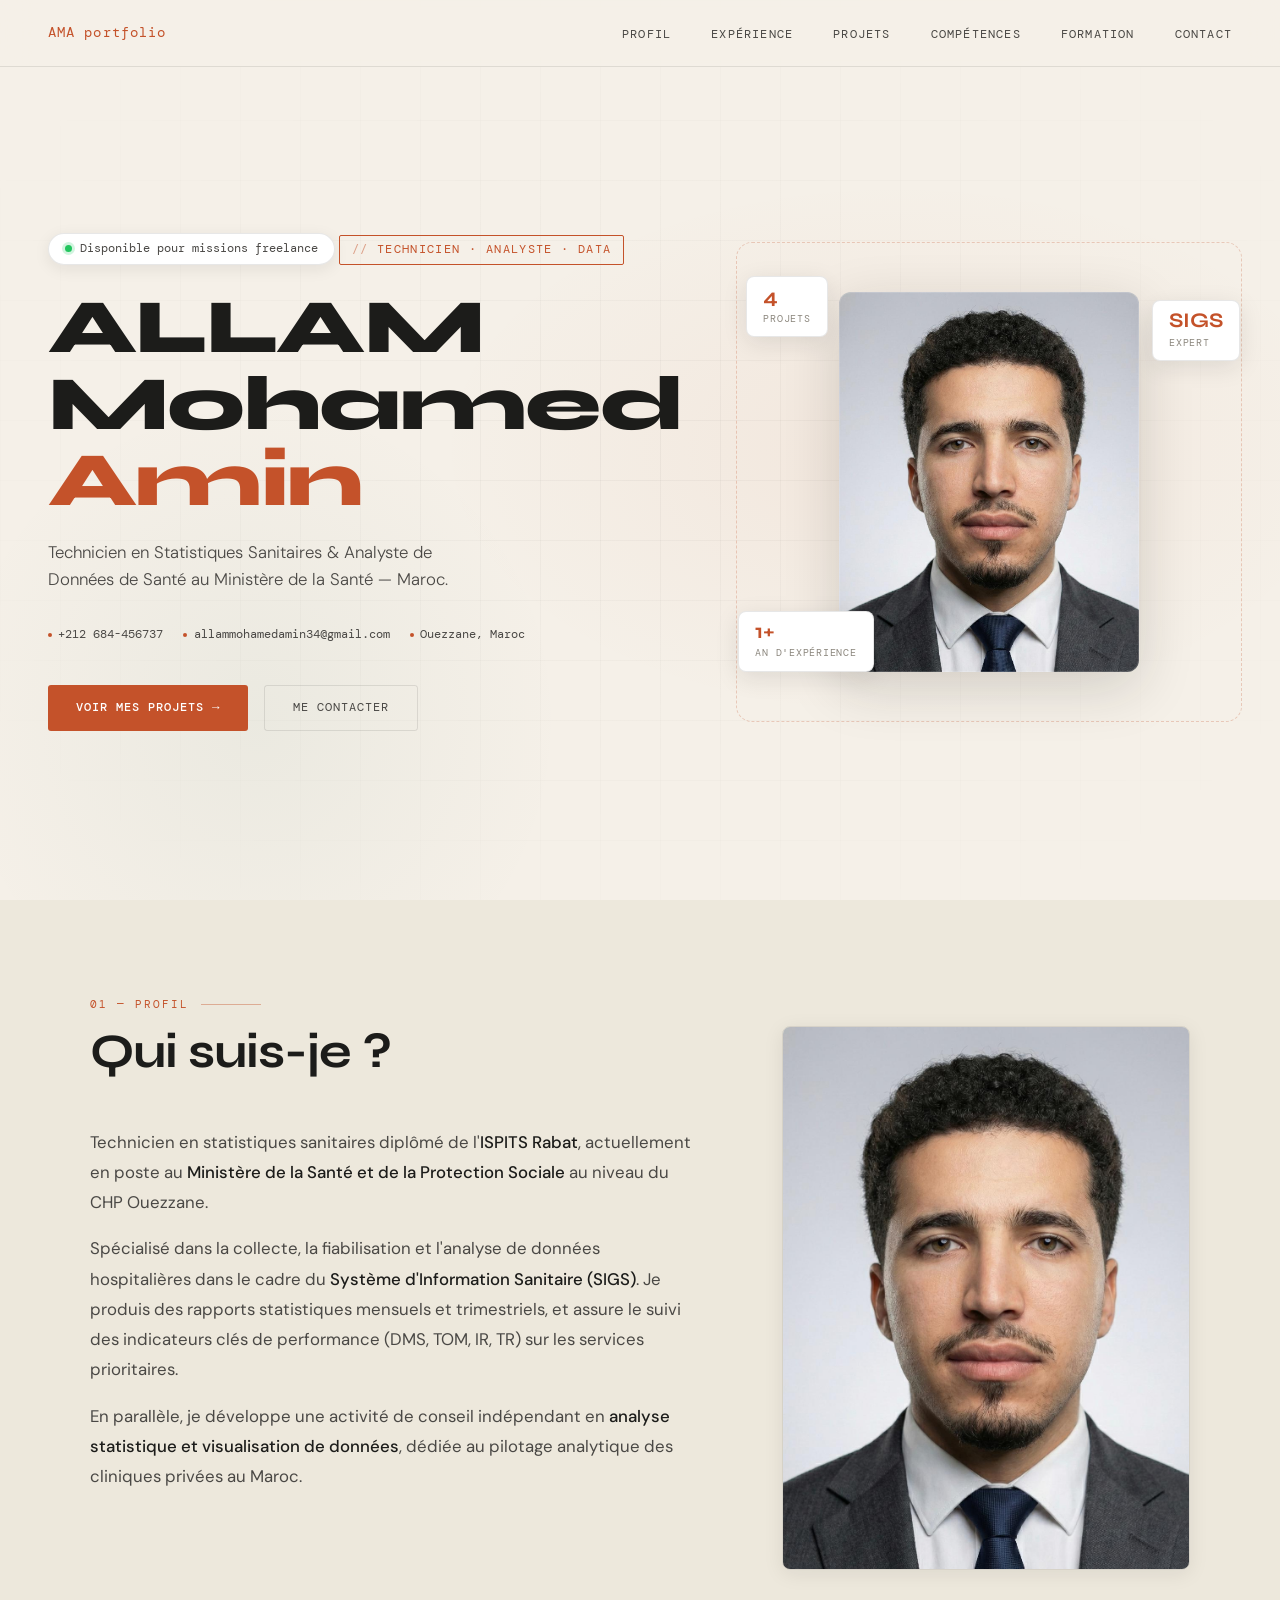
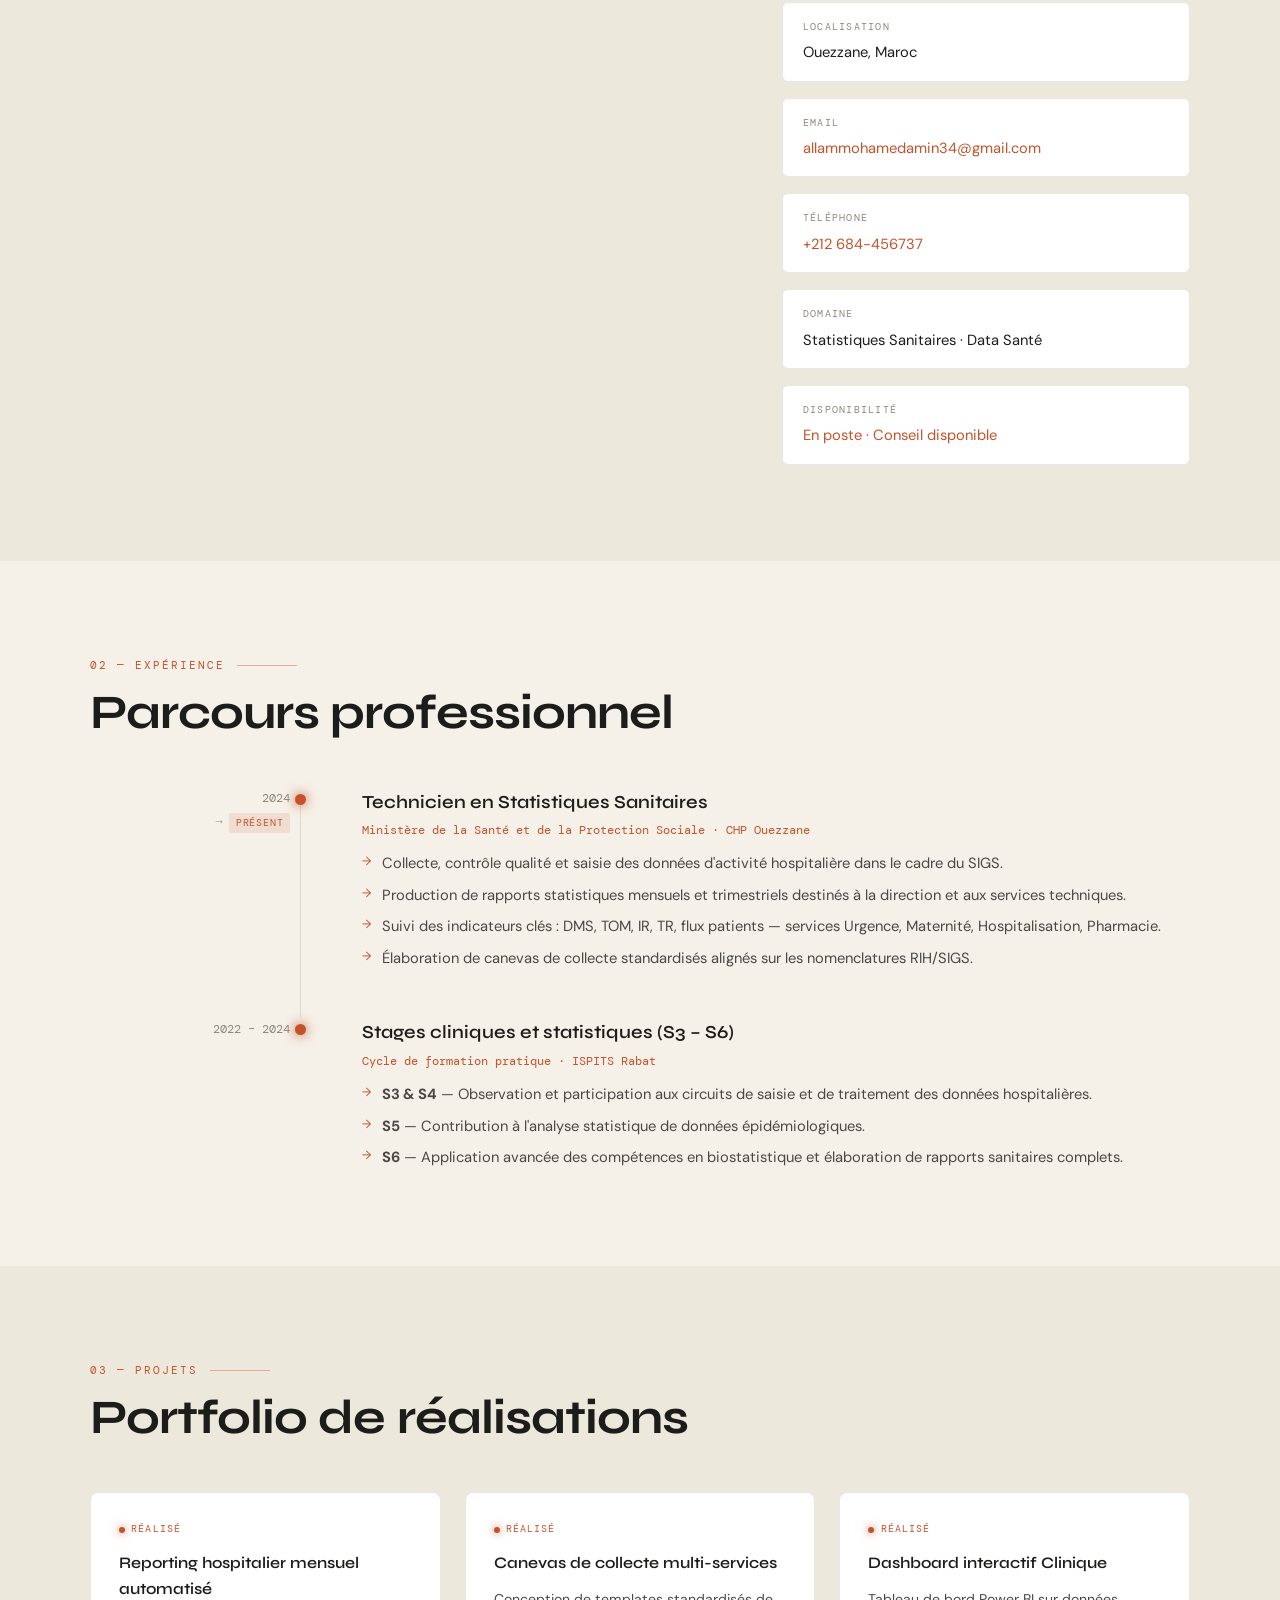
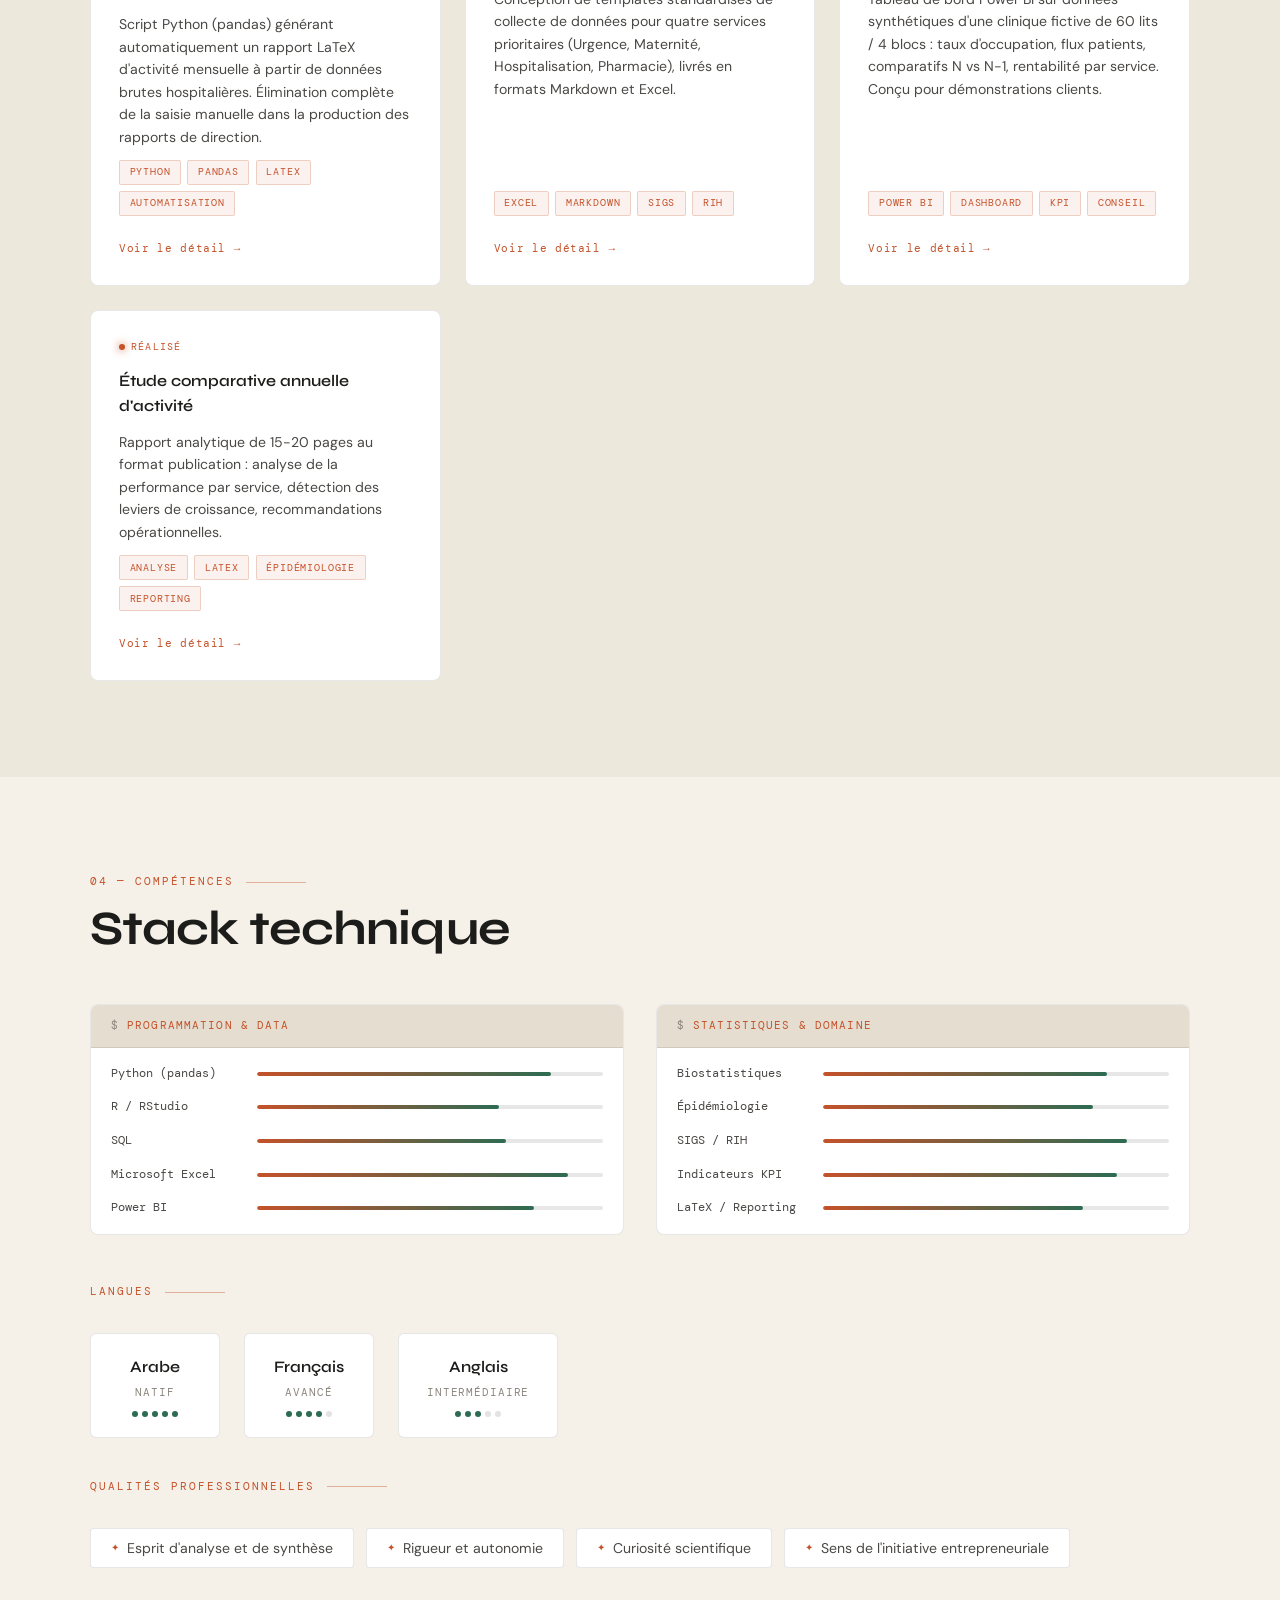
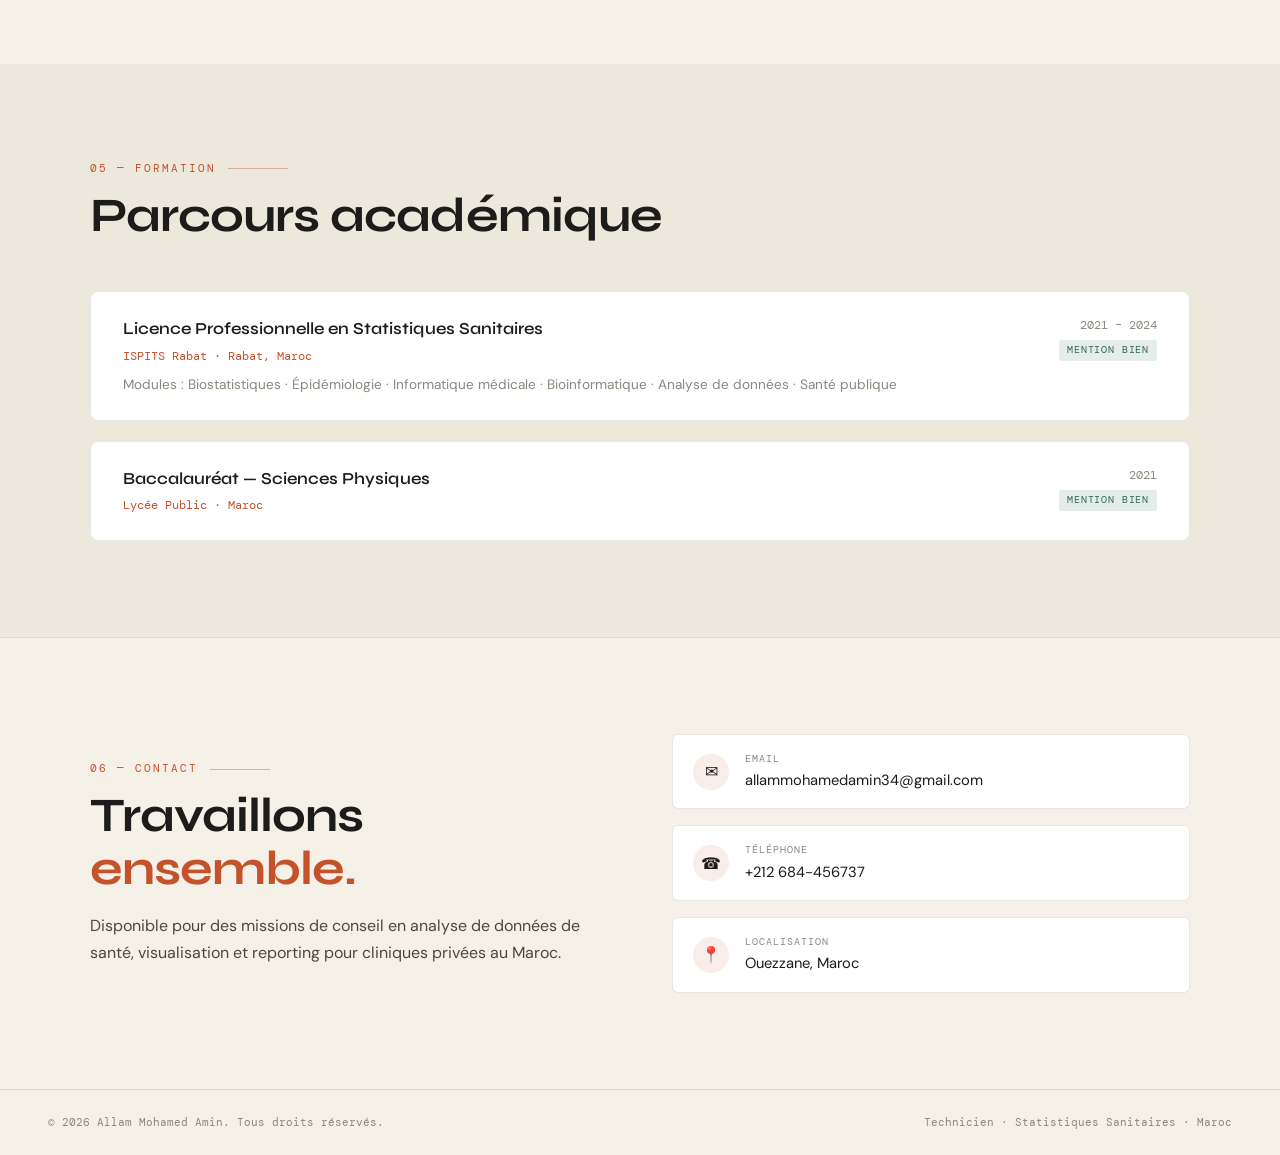
<file: index.html>
<!DOCTYPE html>
<html lang="fr">
<head>
<meta charset="UTF-8">
<meta name="viewport" content="width=device-width, initial-scale=1.0">
<title>Allam Mohamed Amin — Data Health Analyst</title>
<template id="__bundler_thumbnail" data-bg-color="#F5F0E8">
  <svg viewBox="0 0 1200 800" xmlns="http://www.w3.org/2000/svg">
    <rect width="1200" height="800" fill="#F5F0E8"/>
    <!-- Nav -->
    <rect width="1200" height="56" fill="#EDE8DC"/>
    <rect x="40" y="20" width="140" height="14" rx="2" fill="#C4522A" opacity="0.8"/>
    <!-- Hero left -->
    <rect x="60" y="110" width="100" height="10" rx="2" fill="#C4522A" opacity="0.6"/>
    <rect x="60" y="132" width="440" height="48" rx="3" fill="#1C1C1A" opacity="0.85"/>
    <rect x="60" y="192" width="320" height="28" rx="3" fill="#1C1C1A" opacity="0.6"/>
    <rect x="60" y="234" width="380" height="14" rx="2" fill="#4A4845" opacity="0.4"/>
    <rect x="60" y="262" width="200" height="14" rx="2" fill="#4A4845" opacity="0.3"/>
    <!-- CTA buttons -->
    <rect x="60" y="298" width="160" height="38" rx="3" fill="#C4522A"/>
    <rect x="232" y="298" width="140" height="38" rx="3" fill="none" stroke="#C4522A" stroke-width="2"/>
    <!-- Hero right: dashboard card -->
    <rect x="660" y="90" width="480" height="300" rx="8" fill="#fff" opacity="0.9"/>
    <rect x="660" y="90" width="480" height="36" rx="8" fill="#1C2B2A"/>
    <rect x="660" y="126" width="240" height="128" fill="#F5F0E8"/>
    <rect x="900" y="126" width="240" height="128" fill="#F5F0E8"/>
    <rect x="660" y="254" width="240" height="136" fill="#F5F0E8"/>
    <rect x="900" y="254" width="240" height="136" fill="#F5F0E8"/>
    <!-- Accent bars -->
    <rect x="680" y="290" width="140" height="6" rx="3" fill="#C4522A" opacity="0.6"/>
    <rect x="920" y="290" width="100" height="6" rx="3" fill="#2D6B52" opacity="0.6"/>
    <!-- Section dividers -->
    <rect x="0" y="440" width="1200" height="160" fill="#EDE8DC"/>
    <rect x="60" y="465" width="80" height="8" rx="2" fill="#C4522A" opacity="0.5"/>
    <rect x="60" y="484" width="260" height="22" rx="2" fill="#1C1C1A" opacity="0.6"/>
    <rect x="60" y="520" width="420" height="10" rx="2" fill="#4A4845" opacity="0.3"/>
    <rect x="60" y="540" width="380" height="10" rx="2" fill="#4A4845" opacity="0.25"/>
    <!-- Project cards row -->
    <rect x="0" y="600" width="1200" height="200" fill="#F5F0E8"/>
    <rect x="40" y="625" width="260" height="140" rx="6" fill="#fff" stroke="#C4522A" stroke-width="2"/>
    <rect x="320" y="625" width="260" height="140" rx="6" fill="#fff"/>
    <rect x="600" y="625" width="260" height="140" rx="6" fill="#fff"/>
    <rect x="880" y="625" width="260" height="140" rx="6" fill="#fff"/>
  </svg>
</template>
<link rel="preconnect" href="https://fonts.googleapis.com">
<link href="https://fonts.googleapis.com/css2?family=Syne:wght@400;500;600;700;800&family=DM+Mono:ital,wght@0,300;0,400;0,500;1,300&family=DM+Sans:ital,opsz,wght@0,9..40,300;0,9..40,400;0,9..40,500;1,9..40,300&display=swap" rel="stylesheet">
<style>
  :root {
    --bg:       #F5F0E8;
    --bg2:      #EDE8DC;
    --bg3:      #E4DDD0;
    --fg:       #1C1C1A;
    --fg2:      #4A4845;
    --fg3:      #8C877E;
    --accent:   #C4522A;
    --accent2:  #2D6B52;
    --border:   rgba(28,28,26,0.10);
    --card:     rgba(28,28,26,0.04);
    --mono: 'DM Mono', monospace;
    --sans: 'DM Sans', sans-serif;
    --display: 'Syne', sans-serif;
  }

  *, *::before, *::after { box-sizing: border-box; margin: 0; padding: 0; }

  html { scroll-behavior: smooth; }

  body {
    background: var(--bg);
    color: var(--fg);
    font-family: var(--sans);
    font-size: 16px;
    line-height: 1.6;
    overflow-x: hidden;
  }

  /* ── NAV ── */
  nav {
    position: fixed; top: 0; left: 0; right: 0; z-index: 100;
    display: flex; align-items: center; justify-content: space-between;
    padding: 1.25rem 3rem;
    background: rgba(245,240,232,0.92);
    backdrop-filter: blur(16px);
    border-bottom: 1px solid var(--border);
    transition: padding 0.3s;
  }
  nav.scrolled { padding: 0.85rem 3rem; }
  .nav-logo {
    font-family: var(--mono);
    font-size: 0.85rem;
    color: var(--accent);
    letter-spacing: 0.08em;
    text-decoration: none;
  }
  .nav-links {
    display: flex; gap: 2.5rem; list-style: none;
  }
  .nav-links a {
    font-family: var(--mono);
    font-size: 0.75rem;
    letter-spacing: 0.1em;
    text-transform: uppercase;
    color: var(--fg2);
    text-decoration: none;
    transition: color 0.2s;
    position: relative;
  }
  .nav-links a::after {
    content: '';
    position: absolute; bottom: -3px; left: 0; right: 100%;
    height: 1px; background: var(--accent);
    transition: right 0.25s ease;
  }
  .nav-links a:hover { color: var(--fg); }
  .nav-links a:hover::after { right: 0; }

  /* ── HERO ── */
  #hero {
    min-height: 100vh;
    display: grid;
    grid-template-columns: 1fr 1fr;
    align-items: center;
    padding: 8rem 3rem 4rem;
    gap: 4rem;
    position: relative;
    overflow: hidden;
  }
  .hero-bg {
    position: absolute; inset: 0; pointer-events: none;
    background:
      radial-gradient(ellipse 60% 50% at 70% 50%, rgba(196,82,42,0.06) 0%, transparent 60%),
      radial-gradient(ellipse 40% 60% at 20% 80%, rgba(45,107,82,0.05) 0%, transparent 60%);
  }
  .hero-grid {
    position: absolute; inset: 0;
    background-image:
      linear-gradient(var(--border) 1px, transparent 1px),
      linear-gradient(90deg, var(--border) 1px, transparent 1px);
    background-size: 60px 60px;
    mask-image: radial-gradient(ellipse 80% 80% at 50% 50%, black 0%, transparent 80%);
    opacity: 0.4;
  }

  .hero-left { position: relative; z-index: 1; }

  .hero-tag {
    display: inline-flex; align-items: center; gap: 0.5rem;
    font-family: var(--mono); font-size: 0.72rem; letter-spacing: 0.12em;
    text-transform: uppercase; color: var(--accent);
    border: 1px solid var(--accent);
    padding: 0.3rem 0.75rem; border-radius: 2px;
    margin-bottom: 1.5rem;
    opacity: 0; animation: fadeUp 0.6s 0.2s forwards;
  }
  .hero-tag::before { content: '//'; opacity: 0.5; }

  h1 {
    font-family: var(--display);
    font-size: clamp(2.8rem, 6vw, 5.5rem);
    font-weight: 800;
    line-height: 1.0;
    letter-spacing: -0.02em;
    opacity: 0; animation: fadeUp 0.7s 0.4s forwards;
  }
  h1 .name-line { display: block; }
  h1 .accent { color: var(--accent); }

  .hero-subtitle {
    margin-top: 1.25rem;
    font-size: 1.05rem;
    color: var(--fg2);
    font-weight: 300;
    max-width: 38ch;
    opacity: 0; animation: fadeUp 0.7s 0.6s forwards;
  }

  .hero-contact {
    display: flex; flex-wrap: wrap; gap: 1.25rem;
    margin-top: 2rem;
    opacity: 0; animation: fadeUp 0.7s 0.8s forwards;
  }
  .hero-contact a {
    font-family: var(--mono); font-size: 0.78rem;
    color: var(--fg2); text-decoration: none;
    display: flex; align-items: center; gap: 0.4rem;
    transition: color 0.2s;
  }
  .hero-contact a:hover { color: var(--accent); }
  .hero-contact .dot { width: 4px; height: 4px; border-radius: 50%; background: var(--accent); }

  .hero-cta {
    display: flex; gap: 1rem; margin-top: 2.5rem;
    opacity: 0; animation: fadeUp 0.7s 1.0s forwards;
  }
  .btn {
    font-family: var(--mono); font-size: 0.78rem; letter-spacing: 0.08em;
    text-transform: uppercase; text-decoration: none;
    padding: 0.75rem 1.75rem; border-radius: 3px;
    display: inline-flex; align-items: center; gap: 0.5rem;
    transition: all 0.2s;
    cursor: pointer; border: none;
  }
  .btn-primary {
    background: var(--accent); color: #fff;
    font-weight: 500;
  }
  .btn-primary:hover { background: #b34724; transform: translateY(-1px); }
  .btn-outline {
    background: transparent; color: var(--fg2);
    border: 1px solid var(--border);
  }
  .btn-outline:hover { border-color: var(--accent); color: var(--accent); }

  /* Hero right: stats dashboard */
  .hero-right {
    position: relative; z-index: 1;
    opacity: 0; animation: fadeIn 1s 0.9s forwards;
  }
  .stats-card {
    background: #fff;
    border: 1px solid rgba(28,28,26,0.12);
    border-radius: 8px;
    overflow: hidden;
    box-shadow: 0 8px 40px rgba(28,28,26,0.10);
  }
  .stats-card-header {
    background: #1C2B2A;
    border-bottom: 1px solid rgba(255,255,255,0.08);
    padding: 0.6rem 1rem;
    display: flex; align-items: center; gap: 0.5rem;
  }
  .traffic-light {
    width: 10px; height: 10px; border-radius: 50%;
  }
  .stats-card-header span {
    font-family: var(--mono); font-size: 0.72rem; color: #9ab5af;
    margin-left: 0.5rem;
  }
  .stats-grid {
    display: grid; grid-template-columns: 1fr 1fr;
    gap: 1px; background: rgba(28,28,26,0.08);
  }
  .stat-cell {
    background: #fff;
    padding: 1.25rem 1.5rem;
  }
  .stat-cell-label {
    font-family: var(--mono); font-size: 0.65rem;
    letter-spacing: 0.12em; text-transform: uppercase;
    color: #8C877E; margin-bottom: 0.35rem;
  }
  .stat-cell-value {
    font-family: var(--display); font-size: 1.8rem;
    font-weight: 700; color: #1C1C1A;
    line-height: 1;
  }
  .stat-cell-value.accent { color: var(--accent2); }
  .stat-cell-sub {
    font-family: var(--mono); font-size: 0.65rem;
    color: #8C877E; margin-top: 0.25rem;
  }

  .chart-bar-area {
    padding: 1.25rem 1.5rem;
    border-top: 1px solid rgba(28,28,26,0.08);
    background: #fff;
  }
  .chart-bar-label {
    font-family: var(--mono); font-size: 0.65rem;
    color: #8C877E; letter-spacing: 0.1em; text-transform: uppercase;
    margin-bottom: 0.75rem;
  }
  .bar-row {
    display: flex; align-items: center; gap: 0.75rem; margin-bottom: 0.5rem;
  }
  .bar-name {
    font-family: var(--mono); font-size: 0.68rem;
    color: #4A4845; width: 4.5rem; flex-shrink: 0;
  }
  .bar-track {
    flex: 1; height: 5px; background: rgba(28,28,26,0.10); border-radius: 99px; overflow: hidden;
  }
  .bar-fill {
    height: 100%; border-radius: 99px; background: var(--accent);
    transform: scaleX(0); transform-origin: left;
    animation: barGrow 1s ease forwards;
  }
  .bar-pct {
    font-family: var(--mono); font-size: 0.65rem; color: #8C877E; width: 2rem; text-align: right;
  }

  @keyframes barGrow { to { transform: scaleX(1); } }
  @keyframes fadeUp { from { opacity: 0; transform: translateY(20px); } to { opacity: 1; transform: translateY(0); } }
  @keyframes fadeIn { from { opacity: 0; } to { opacity: 1; } }

  /* ── SECTIONS ── */
  section { padding: 6rem 3rem; }
  .section-inner { max-width: 1100px; margin: 0 auto; }

  .section-label {
    font-family: var(--mono); font-size: 0.7rem;
    letter-spacing: 0.18em; text-transform: uppercase;
    color: var(--accent); margin-bottom: 0.75rem;
    display: flex; align-items: center; gap: 0.75rem;
  }
  .section-label::after {
    content: ''; flex: 1; max-width: 60px;
    height: 1px; background: var(--accent); opacity: 0.4;
  }
  .section-title {
    font-family: var(--display); font-size: clamp(1.8rem, 4vw, 3rem);
    font-weight: 700; line-height: 1.1; letter-spacing: -0.02em;
    margin-bottom: 3rem;
  }

  /* ── ABOUT ── */
  #about { background: var(--bg2); }
  .about-grid {
    display: grid; grid-template-columns: 3fr 2fr; gap: 5rem; align-items: start;
  }
  .about-text { font-size: 1.05rem; color: var(--fg2); line-height: 1.8; }
  .about-text p + p { margin-top: 1rem; }
  .about-text strong { color: var(--fg); font-weight: 500; }

  .about-sidebar { display: flex; flex-direction: column; gap: 1rem; }
  .info-block {
    background: #fff; border: 1px solid var(--border); border-radius: 6px;
    padding: 1rem 1.25rem;
  }
  .info-block-label {
    font-family: var(--mono); font-size: 0.65rem;
    letter-spacing: 0.12em; text-transform: uppercase;
    color: var(--fg3); margin-bottom: 0.35rem;
  }
  .info-block-value {
    font-size: 0.92rem; color: var(--fg);
  }
  .info-block-value a { color: var(--accent); text-decoration: none; }

  /* ── EXPERIENCE ── */
  #experience { background: var(--bg); }
  .exp-timeline { display: flex; flex-direction: column; gap: 0; }
  .exp-item {
    display: grid; grid-template-columns: 200px 1fr;
    gap: 0 3rem; position: relative;
    padding-bottom: 3rem;
  }
  .exp-item:last-child { padding-bottom: 0; }
  .exp-item::before {
    content: '';
    position: absolute; left: 210px; top: 6px; bottom: 0;
    width: 1px; background: var(--border);
  }
  .exp-item:last-child::before { display: none; }
  .exp-item::after {
    content: '';
    position: absolute; left: 205px; top: 6px;
    width: 11px; height: 11px; border-radius: 50%;
    background: var(--accent); box-shadow: 0 0 12px var(--accent);
  }
  .exp-date {
    font-family: var(--mono); font-size: 0.72rem;
    color: var(--fg3); padding-top: 0.15rem;
    text-align: right;
  }
  .exp-date .present {
    display: inline-block; margin-top: 0.3rem;
    background: rgba(196,82,42,0.12);
    color: var(--accent); border-radius: 2px;
    padding: 0.1rem 0.4rem; font-size: 0.65rem;
    letter-spacing: 0.08em; text-transform: uppercase;
  }
  .exp-content { padding-left: 1.5rem; }
  .exp-title {
    font-family: var(--display); font-size: 1.15rem;
    font-weight: 600; margin-bottom: 0.25rem;
  }
  .exp-org {
    font-family: var(--mono); font-size: 0.75rem;
    color: var(--accent); margin-bottom: 0.75rem;
  }
  .exp-bullets { list-style: none; display: flex; flex-direction: column; gap: 0.5rem; }
  .exp-bullets li {
    font-size: 0.92rem; color: var(--fg2);
    padding-left: 1.25rem; position: relative; line-height: 1.6;
  }
  .exp-bullets li::before {
    content: '→'; position: absolute; left: 0;
    color: var(--accent); font-size: 0.75rem;
  }

  /* ── PROJECTS ── */
  #projects { background: var(--bg2); }
  .projects-grid {
    display: grid; grid-template-columns: repeat(auto-fill, minmax(300px, 1fr)); gap: 1.5rem;
  }
  .project-card {
    background: #fff; border: 1px solid var(--border); border-radius: 8px;
    padding: 1.75rem; display: flex; flex-direction: column; gap: 0.75rem;
    transition: border-color 0.2s, transform 0.2s;
    position: relative; overflow: hidden;
  }
  .project-card::before {
    content: '';
    position: absolute; top: 0; left: 0; right: 0; height: 2px;
    background: linear-gradient(90deg, var(--accent), var(--accent2));
    transform: scaleX(0); transform-origin: left;
    transition: transform 0.3s;
  }
  .project-card:hover { border-color: rgba(28,28,26,0.22); transform: translateY(-3px); cursor: pointer; }
  a.project-card { text-decoration: none; color: inherit; }
  .project-card:hover::before { transform: scaleX(1); }
  .project-status {
    font-family: var(--mono); font-size: 0.65rem;
    letter-spacing: 0.1em; text-transform: uppercase;
    color: var(--accent);
    display: flex; align-items: center; gap: 0.4rem;
  }
  .project-status::before {
    content: ''; width: 6px; height: 6px; border-radius: 50%;
    background: var(--accent);
    box-shadow: 0 0 8px var(--accent);
    animation: pulse 2s infinite;
  }
  @keyframes pulse { 0%,100% { opacity: 1; } 50% { opacity: 0.4; } }
  .project-title {
    font-family: var(--display); font-size: 1rem;
    font-weight: 600; color: var(--fg);
  }
  .project-desc { font-size: 0.88rem; color: var(--fg2); line-height: 1.6; }
  .project-tags { display: flex; flex-wrap: wrap; gap: 0.4rem; margin-top: auto; }
  .tag {
    font-family: var(--mono); font-size: 0.63rem;
    letter-spacing: 0.08em; text-transform: uppercase;
    padding: 0.2rem 0.6rem; border-radius: 2px;
    background: rgba(196,82,42,0.08);
    color: var(--accent);
    border: 1px solid rgba(196,82,42,0.22);
  }

  /* ── SKILLS ── */
  #skills { background: var(--bg); }
  .skills-layout { display: grid; grid-template-columns: 1fr 1fr; gap: 2rem; }
  .skill-group {
    background: #fff; border: 1px solid var(--border);
    border-radius: 8px; overflow: hidden;
  }
  .skill-group-header {
    background: var(--bg3); border-bottom: 1px solid var(--border);
    padding: 0.75rem 1.25rem;
    font-family: var(--mono); font-size: 0.7rem;
    letter-spacing: 0.1em; text-transform: uppercase;
    color: var(--accent); display: flex; align-items: center; gap: 0.5rem;
  }
  .skill-group-header::before { content: '$ '; color: var(--fg3); }
  .skill-list { padding: 1rem 1.25rem; display: flex; flex-direction: column; gap: 0.85rem; }
  .skill-row {
    display: flex; align-items: center; gap: 1rem;
  }
  .skill-name {
    font-family: var(--mono); font-size: 0.78rem;
    color: var(--fg2); width: 130px; flex-shrink: 0;
  }
  .skill-bar-track {
    flex: 1; height: 4px; background: rgba(28,28,26,0.10); border-radius: 99px; overflow: hidden;
  }
  .skill-bar-fill {
    height: 100%; border-radius: 99px;
    background: linear-gradient(90deg, var(--accent), var(--accent2));
  }

  /* ── EDUCATION ── */
  #education { background: var(--bg2); }
  .edu-cards { display: flex; flex-direction: column; gap: 1.25rem; }
  .edu-card {
    background: #fff; border: 1px solid var(--border); border-radius: 8px;
    padding: 1.5rem 2rem; display: grid;
    grid-template-columns: 1fr auto;
    gap: 0.5rem 2rem; align-items: start;
  }
  .edu-degree {
    font-family: var(--display); font-size: 1.05rem; font-weight: 600;
  }
  .edu-school {
    font-family: var(--mono); font-size: 0.75rem; color: var(--accent); margin-top: 0.25rem;
  }
  .edu-modules {
    font-size: 0.85rem; color: var(--fg3); margin-top: 0.5rem;
    grid-column: 1 / -1;
  }
  .edu-year {
    font-family: var(--mono); font-size: 0.75rem;
    color: var(--fg3); text-align: right; white-space: nowrap;
  }
  .edu-mention {
    display: inline-block; margin-top: 0.3rem;
    background: rgba(45,107,82,0.12);
    color: var(--accent2); border-radius: 2px;
    padding: 0.15rem 0.5rem; font-size: 0.65rem;
    font-family: var(--mono); letter-spacing: 0.08em; text-transform: uppercase;
  }

  /* ── LANGUAGES ── */
  .lang-row { display: flex; gap: 1.5rem; flex-wrap: wrap; margin-top: 2rem; }
  .lang-card {
    background: #fff; border: 1px solid var(--border);
    border-radius: 6px; padding: 1.25rem 1.75rem; text-align: center;
    min-width: 130px;
  }
  .lang-name { font-family: var(--display); font-size: 1rem; font-weight: 600; }
  .lang-level {
    font-family: var(--mono); font-size: 0.68rem;
    color: var(--fg3); margin-top: 0.25rem; text-transform: uppercase; letter-spacing: 0.08em;
  }
  .lang-dots { display: flex; gap: 4px; justify-content: center; margin-top: 0.6rem; }
  .lang-dot { width: 6px; height: 6px; border-radius: 50%; background: rgba(28,28,26,0.12); }
  .lang-dot.filled { background: var(--accent2); }

  /* ── QUALITIES ── */
  .qualities-grid { display: flex; flex-wrap: wrap; gap: 0.75rem; margin-top: 2rem; }
  .quality-pill {
    background: #fff; border: 1px solid var(--border);
    border-radius: 4px; padding: 0.5rem 1.25rem;
    font-size: 0.88rem; color: var(--fg2);
    display: flex; align-items: center; gap: 0.5rem;
  }
  .quality-pill::before { content: '✦'; font-size: 0.6rem; color: var(--accent); }

  /* ── CONTACT ── */
  #contact { background: var(--bg); border-top: 1px solid var(--border); }
  .contact-grid {
    display: grid; grid-template-columns: 1fr 1fr; gap: 4rem; align-items: center;
  }
  .contact-heading {
    font-family: var(--display); font-size: clamp(1.8rem, 4vw, 3rem);
    font-weight: 700; line-height: 1.1; letter-spacing: -0.02em;
  }
  .contact-heading .accent { color: var(--accent); }
  .contact-sub { font-size: 1rem; color: var(--fg2); margin-top: 1rem; line-height: 1.7; }
  .contact-links { display: flex; flex-direction: column; gap: 1rem; }
  .contact-link {
    display: flex; align-items: center; gap: 1rem;
    background: #fff; border: 1px solid var(--border);
    border-radius: 6px; padding: 1rem 1.25rem;
    text-decoration: none; color: var(--fg);
    transition: border-color 0.2s, background 0.2s;
  }
  .contact-link:hover { border-color: var(--accent); background: rgba(196,82,42,0.05); }
  .contact-link-icon {
    width: 36px; height: 36px; border-radius: 50%;
    background: rgba(196,82,42,0.10);
    display: flex; align-items: center; justify-content: center;
    font-size: 1rem; flex-shrink: 0;
  }
  .contact-link-info {}
  .contact-link-label {
    font-family: var(--mono); font-size: 0.65rem;
    text-transform: uppercase; letter-spacing: 0.1em; color: var(--fg3);
  }
  .contact-link-value { font-size: 0.92rem; color: var(--fg); margin-top: 0.1rem; }

  /* ── FOOTER ── */
  footer {
    padding: 1.5rem 3rem;
    border-top: 1px solid var(--border);
    display: flex; align-items: center; justify-content: space-between;
  }
  footer .copy {
    font-family: var(--mono); font-size: 0.68rem; color: var(--fg3);
  }
  footer .made {
    font-family: var(--mono); font-size: 0.68rem; color: var(--fg3);
  }

  /* ── SCROLL REVEAL ── */
  .reveal {
    opacity: 0; transform: translateY(28px);
    transition: opacity 0.7s ease, transform 0.7s ease;
  }
  .reveal.visible { opacity: 1; transform: none; }

  /* ── TWEAKS PANEL ── */
  #tweaks-panel {
    display: none;
    position: fixed; bottom: 1.5rem; right: 1.5rem; z-index: 999;
    background: var(--bg3); border: 1px solid var(--border);
    border-radius: 10px; padding: 1.25rem; width: 240px;
    box-shadow: 0 20px 60px rgba(0,0,0,0.6);
    font-family: var(--mono); font-size: 0.78rem;
  }
  #tweaks-panel.visible { display: block; }
  .tweaks-title {
    font-size: 0.72rem; letter-spacing: 0.12em; text-transform: uppercase;
    color: var(--fg3); margin-bottom: 1rem; display: flex;
    justify-content: space-between; align-items: center;
  }
  .tweaks-title button {
    background: none; border: none; color: var(--fg3); cursor: pointer;
    font-size: 1rem; line-height: 1;
  }
  .tweak-row { margin-bottom: 0.85rem; }
  .tweak-row label { display: block; color: var(--fg2); margin-bottom: 0.4rem; font-size: 0.7rem; }
  .tweak-row select, .tweak-row input[type=color] {
    width: 100%; background: var(--bg2); border: 1px solid var(--border);
    color: var(--fg); border-radius: 4px; padding: 0.4rem 0.5rem;
    font-family: var(--mono); font-size: 0.72rem; cursor: pointer;
  }
  .tweak-row input[type=color] { padding: 0.2rem; height: 32px; }
  .tweak-row input[type=range] {
    width: 100%; accent-color: var(--accent);
  }

  /* ── AVAILABLE BADGE ── */
  .available-badge {
    display: inline-flex; align-items: center; gap: 0.5rem;
    background: #fff; border: 1px solid var(--border);
    border-radius: 100px; padding: 0.35rem 1rem;
    font-family: var(--mono); font-size: 0.72rem; color: var(--fg2);
    white-space: nowrap; box-shadow: 0 4px 16px rgba(28,28,26,0.08);
    margin-bottom: 1.5rem;
    opacity: 0; animation: fadeUp 0.6s 0s forwards;
  }
  .avail-dot {
    width: 7px; height: 7px; border-radius: 50%;
    background: #22c55e; flex-shrink: 0;
    box-shadow: 0 0 0 3px rgba(34,197,94,0.2);
    animation: pulse 2s infinite;
  }

  /* ── HERO PHOTO ── */
  .hero-photo-wrap {
    position: relative;
    display: flex; align-items: center; justify-content: center;
    padding: 2.5rem 1.5rem;
  }
  .photo-frame {
    width: 300px; height: 380px;
    border-radius: 12px; overflow: hidden;
    position: relative; z-index: 1;
    box-shadow: 0 16px 56px rgba(28,28,26,0.16);
  }
  .photo-frame::after {
    content: '';
    position: absolute; inset: 0;
    border-radius: 12px;
    border: 1px solid rgba(255,255,255,0.15);
    pointer-events: none;
  }
  .photo-frame-deco {
    position: absolute; inset: -10px;
    border-radius: 16px;
    border: 1px dashed rgba(196,82,42,0.25);
    z-index: 0;
    animation: spin 30s linear infinite;
  }
  @keyframes spin { to { transform: rotate(360deg); } }
  .hero-photo {
    width: 100%; height: 100%;
    object-fit: cover; object-position: center top;
    display: block;
  }
  .photo-badge {
    position: absolute; z-index: 2;
    background: #fff; border: 1px solid var(--border);
    border-radius: 8px; padding: 0.65rem 1rem;
    box-shadow: 0 6px 24px rgba(28,28,26,0.10);
    display: flex; flex-direction: column; gap: 0.15rem;
  }
  .badge-val {
    font-family: var(--display); font-size: 1.3rem;
    font-weight: 700; color: var(--accent); line-height: 1;
  }
  .badge-lbl {
    font-family: var(--mono); font-size: 0.6rem;
    color: var(--fg3); text-transform: uppercase; letter-spacing: 0.08em;
  }
  .badge-1 { top: 1.5rem; left: 0; animation: floatY 4s ease-in-out infinite; }
  .badge-2 { bottom: 2.5rem; left: -0.5rem; animation: floatY 4s ease-in-out 1.3s infinite; }
  .badge-3 { top: 3rem; right: -0.5rem; animation: floatY 4s ease-in-out 2.6s infinite; }
  @keyframes floatY { 0%,100%{transform:translateY(0)} 50%{transform:translateY(-7px)} }

  /* ── ABOUT PHOTO ── */
  .about-photo {
    border-radius: 8px; overflow: hidden;
    border: 1px solid var(--border);
    margin-bottom: 1rem;
    aspect-ratio: 3/4;
    box-shadow: 0 4px 20px rgba(28,28,26,0.08);
  }
  .about-photo img {
    width: 100%; height: 100%;
    object-fit: cover; object-position: center top;
    display: block;
  }

  /* ── HAMBURGER ── */
  .nav-hamburger {
    display: none; flex-direction: column; justify-content: center; gap: 5px;
    background: none; border: none; cursor: pointer; padding: 0.4rem;
  }
  .nav-hamburger span {
    display: block; width: 22px; height: 2px;
    background: var(--fg); border-radius: 2px;
    transition: all 0.3s ease;
  }
  .nav-hamburger.open span:nth-child(1) { transform: rotate(45deg) translate(5px, 5px); }
  .nav-hamburger.open span:nth-child(2) { opacity: 0; width: 0; }
  .nav-hamburger.open span:nth-child(3) { transform: rotate(-45deg) translate(5px, -5px); }

  /* ── SKILL BAR ANIMATION ── */
  .skill-bar-fill {
    transform: scaleX(0); transform-origin: left;
    transition: transform 1s cubic-bezier(0.2, 0.8, 0.2, 1);
  }
  .skills-layout.visible .skill-bar-fill { transform: scaleX(1); }

  @media (max-width: 900px) {
    nav { padding: 1rem 1.5rem; }
    .nav-hamburger { display: flex; }
    .nav-links {
      display: none; position: fixed;
      top: 57px; left: 0; right: 0;
      background: rgba(245,240,232,0.98); backdrop-filter: blur(16px);
      flex-direction: column; padding: 1.5rem 2rem; gap: 1.25rem;
      border-bottom: 1px solid var(--border);
      box-shadow: 0 8px 24px rgba(28,28,26,0.08);
      z-index: 99;
    }
    .nav-links.open { display: flex; }
    #hero { grid-template-columns: 1fr; padding: 6rem 1.5rem 3rem; gap: 2rem; }
    .hero-photo-wrap { padding: 1.5rem 1rem; }
    .photo-frame { width: 220px; height: 280px; }
    .badge-1, .badge-2, .badge-3 { display: none; }
    section { padding: 4rem 1.5rem; }
    .about-grid { grid-template-columns: 1fr; gap: 2.5rem; }
    .about-photo { aspect-ratio: 3/2; max-height: 220px; }
    .skills-layout { grid-template-columns: 1fr; }
    .contact-grid { grid-template-columns: 1fr; gap: 2rem; }
    .exp-item { grid-template-columns: 1fr; }
    .exp-item::before, .exp-item::after { display: none; }
    .exp-date { text-align: left; }
    .exp-content { padding-left: 0; padding-top: 0.5rem; }
    footer { flex-direction: column; gap: 0.5rem; text-align: center; }
  }
</style>
</head>
<body>

<!-- NAV -->
<nav id="navbar">
  <a href="#hero" class="nav-logo">AMA portfolio</a>
  <ul class="nav-links" id="nav-links">
    <li><a href="#about">Profil</a></li>
    <li><a href="#experience">Expérience</a></li>
    <li><a href="#projects">Projets</a></li>
    <li><a href="#skills">Compétences</a></li>
    <li><a href="#education">Formation</a></li>
    <li><a href="#contact">Contact</a></li>
  </ul>
  <button type="button" class="nav-hamburger" id="hamburger" aria-label="Menu">
    <span></span><span></span><span></span>
  </button>
</nav>

<!-- HERO -->
<section id="hero">
  <div class="hero-bg"></div>
  <div class="hero-grid"></div>

  <div class="hero-left">
    <div class="available-badge"><span class="avail-dot"></span>Disponible pour missions freelance</div>
    <div class="hero-tag">Technicien · Analyste · Data</div>
    <h1>
      <span class="name-line">ALLAM</span>
      <span class="name-line">Mohamed <span class="accent">Amin</span></span>
    </h1>
    <p class="hero-subtitle">
      Technicien en Statistiques Sanitaires & Analyste de Données de Santé au Ministère de la Santé — Maroc.
    </p>
    <div class="hero-contact">
      <a href="tel:+212684456737">
        <span class="dot"></span>+212 684-456737
      </a>
      <a href="mailto:allammohamedamin34@gmail.com">
        <span class="dot"></span>allammohamedamin34@gmail.com
      </a>
      <a href="#">
        <span class="dot"></span>Ouezzane, Maroc
      </a>
    </div>
    <div class="hero-cta">
      <a href="#projects" class="btn btn-primary">Voir mes projets →</a>
      <a href="#contact" class="btn btn-outline">Me contacter</a>
    </div>
  </div>

  <div class="hero-right">
    <div class="hero-photo-wrap">
      <div class="photo-frame-deco"></div>
      <div class="photo-frame">
        <img src="photo.jpg" alt="ALLAM Mohamed Amin" class="hero-photo" />
      </div>
      <div class="photo-badge badge-1">
        <span class="badge-val">4</span>
        <span class="badge-lbl">Projets</span>
      </div>
      <div class="photo-badge badge-2">
        <span class="badge-val">1+</span>
        <span class="badge-lbl">An d'expérience</span>
      </div>
      <div class="photo-badge badge-3">
        <span class="badge-val">SIGS</span>
        <span class="badge-lbl">Expert</span>
      </div>
    </div>
  </div>
</section>

<!-- ABOUT -->
<section id="about">
  <div class="section-inner">
    <div class="section-label">01 — Profil</div>
    <div class="about-grid reveal">
      <div>
        <h2 class="section-title">Qui suis-je ?</h2>
        <div class="about-text">
          <p>
            Technicien en statistiques sanitaires diplômé de l'<strong>ISPITS Rabat</strong>, actuellement en poste au <strong>Ministère de la Santé et de la Protection Sociale</strong> au niveau du CHP Ouezzane.
          </p>
          <p>
            Spécialisé dans la collecte, la fiabilisation et l'analyse de données hospitalières dans le cadre du <strong>Système d'Information Sanitaire (SIGS)</strong>. Je produis des rapports statistiques mensuels et trimestriels, et assure le suivi des indicateurs clés de performance (DMS, TOM, IR, TR) sur les services prioritaires.
          </p>
          <p>
            En parallèle, je développe une activité de conseil indépendant en <strong>analyse statistique et visualisation de données</strong>, dédiée au pilotage analytique des cliniques privées au Maroc.
          </p>
        </div>
      </div>
      <div class="about-sidebar">
        <div class="about-photo">
          <img src="photo.jpg" alt="ALLAM Mohamed Amin" />
        </div>
        <div class="info-block">
          <div class="info-block-label">Localisation</div>
          <div class="info-block-value">Ouezzane, Maroc</div>
        </div>
        <div class="info-block">
          <div class="info-block-label">Email</div>
          <div class="info-block-value"><a href="mailto:allammohamedamin34@gmail.com">allammohamedamin34@gmail.com</a></div>
        </div>
        <div class="info-block">
          <div class="info-block-label">Téléphone</div>
          <div class="info-block-value"><a href="tel:+212684456737">+212 684-456737</a></div>
        </div>
        <div class="info-block">
          <div class="info-block-label">Domaine</div>
          <div class="info-block-value">Statistiques Sanitaires · Data Santé</div>
        </div>
        <div class="info-block">
          <div class="info-block-label">Disponibilité</div>
          <div class="info-block-value" style="color: var(--accent);">En poste · Conseil disponible</div>
        </div>
      </div>
    </div>
  </div>
</section>

<!-- EXPERIENCE -->
<section id="experience">
  <div class="section-inner">
    <div class="section-label">02 — Expérience</div>
    <h2 class="section-title">Parcours professionnel</h2>
    <div class="exp-timeline">

      <div class="exp-item reveal">
        <div class="exp-date">
          2024<br>→ <span class="present">Présent</span>
        </div>
        <div class="exp-content">
          <div class="exp-title">Technicien en Statistiques Sanitaires</div>
          <div class="exp-org">Ministère de la Santé et de la Protection Sociale · CHP Ouezzane</div>
          <ul class="exp-bullets">
            <li>Collecte, contrôle qualité et saisie des données d'activité hospitalière dans le cadre du SIGS.</li>
            <li>Production de rapports statistiques mensuels et trimestriels destinés à la direction et aux services techniques.</li>
            <li>Suivi des indicateurs clés : DMS, TOM, IR, TR, flux patients — services Urgence, Maternité, Hospitalisation, Pharmacie.</li>
            <li>Élaboration de canevas de collecte standardisés alignés sur les nomenclatures RIH/SIGS.</li>
          </ul>
        </div>
      </div>

      <div class="exp-item reveal">
        <div class="exp-date">2022 – 2024</div>
        <div class="exp-content">
          <div class="exp-title">Stages cliniques et statistiques (S3 – S6)</div>
          <div class="exp-org">Cycle de formation pratique · ISPITS Rabat</div>
          <ul class="exp-bullets">
            <li><strong>S3 & S4</strong> — Observation et participation aux circuits de saisie et de traitement des données hospitalières.</li>
            <li><strong>S5</strong> — Contribution à l'analyse statistique de données épidémiologiques.</li>
            <li><strong>S6</strong> — Application avancée des compétences en biostatistique et élaboration de rapports sanitaires complets.</li>
          </ul>
        </div>
      </div>

    </div>
  </div>
</section>

<!-- PROJECTS -->
<section id="projects">
  <div class="section-inner">
    <div class="section-label">03 — Projets</div>
    <h2 class="section-title">Portfolio de réalisations</h2>
    <div class="projects-grid">

      <a href="Projet.html?p=0" class="project-card reveal" style="text-decoration:none;color:inherit;">
        <div class="project-status">Réalisé</div>
        <div class="project-title">Reporting hospitalier mensuel automatisé</div>
        <div class="project-desc">
          Script Python (pandas) générant automatiquement un rapport LaTeX d'activité mensuelle à partir de données brutes hospitalières. Élimination complète de la saisie manuelle dans la production des rapports de direction.
        </div>
        <div class="project-tags">
          <span class="tag">Python</span>
          <span class="tag">pandas</span>
          <span class="tag">LaTeX</span>
          <span class="tag">Automatisation</span>
        </div>
        <div style="margin-top:0.75rem;font-family:var(--mono);font-size:0.68rem;color:var(--accent);letter-spacing:0.06em;">Voir le détail →</div>
      </a>

      <a href="Projet.html?p=1" class="project-card reveal" style="text-decoration:none;color:inherit;">
        <div class="project-status">Réalisé</div>
        <div class="project-title">Canevas de collecte multi-services</div>
        <div class="project-desc">
          Conception de templates standardisés de collecte de données pour quatre services prioritaires (Urgence, Maternité, Hospitalisation, Pharmacie), livrés en formats Markdown et Excel.
        </div>
        <div class="project-tags">
          <span class="tag">Excel</span>
          <span class="tag">Markdown</span>
          <span class="tag">SIGS</span>
          <span class="tag">RIH</span>
        </div>
        <div style="margin-top:0.75rem;font-family:var(--mono);font-size:0.68rem;color:var(--accent);letter-spacing:0.06em;">Voir le détail →</div>
      </a>

      <a href="Projet.html?p=2" class="project-card reveal" style="text-decoration:none;color:inherit;">
        <div class="project-status">Réalisé</div>
        <div class="project-title">Dashboard interactif Clinique</div>
        <div class="project-desc">
          Tableau de bord Power BI sur données synthétiques d'une clinique fictive de 60 lits / 4 blocs : taux d'occupation, flux patients, comparatifs N vs N-1, rentabilité par service. Conçu pour démonstrations clients.
        </div>
        <div class="project-tags">
          <span class="tag">Power BI</span>
          <span class="tag">Dashboard</span>
          <span class="tag">KPI</span>
          <span class="tag">Conseil</span>
        </div>
        <div style="margin-top:0.75rem;font-family:var(--mono);font-size:0.68rem;color:var(--accent);letter-spacing:0.06em;">Voir le détail →</div>
      </a>

      <a href="Projet.html?p=3" class="project-card reveal" style="text-decoration:none;color:inherit;">
        <div class="project-status">Réalisé</div>
        <div class="project-title">Étude comparative annuelle d'activité</div>
        <div class="project-desc">
          Rapport analytique de 15-20 pages au format publication : analyse de la performance par service, détection des leviers de croissance, recommandations opérationnelles.
        </div>
        <div class="project-tags">
          <span class="tag">Analyse</span>
          <span class="tag">LaTeX</span>
          <span class="tag">Épidémiologie</span>
          <span class="tag">Reporting</span>
        </div>
        <div style="margin-top:0.75rem;font-family:var(--mono);font-size:0.68rem;color:var(--accent);letter-spacing:0.06em;">Voir le détail →</div>
      </a>

    </div>
  </div>
</section>

<!-- SKILLS -->
<section id="skills">
  <div class="section-inner">
    <div class="section-label">04 — Compétences</div>
    <h2 class="section-title">Stack technique</h2>
    <div class="skills-layout reveal">

      <div class="skill-group">
        <div class="skill-group-header">Programmation & Data</div>
        <div class="skill-list">
          <div class="skill-row">
            <span class="skill-name">Python (pandas)</span>
            <div class="skill-bar-track"><div class="skill-bar-fill" style="width:85%"></div></div>
          </div>
          <div class="skill-row">
            <span class="skill-name">R / RStudio</span>
            <div class="skill-bar-track"><div class="skill-bar-fill" style="width:70%"></div></div>
          </div>
          <div class="skill-row">
            <span class="skill-name">SQL</span>
            <div class="skill-bar-track"><div class="skill-bar-fill" style="width:72%"></div></div>
          </div>
          <div class="skill-row">
            <span class="skill-name">Microsoft Excel</span>
            <div class="skill-bar-track"><div class="skill-bar-fill" style="width:90%"></div></div>
          </div>
          <div class="skill-row">
            <span class="skill-name">Power BI</span>
            <div class="skill-bar-track"><div class="skill-bar-fill" style="width:80%"></div></div>
          </div>
        </div>
      </div>

      <div class="skill-group">
        <div class="skill-group-header">Statistiques & Domaine</div>
        <div class="skill-list">
          <div class="skill-row">
            <span class="skill-name">Biostatistiques</span>
            <div class="skill-bar-track"><div class="skill-bar-fill" style="width:82%"></div></div>
          </div>
          <div class="skill-row">
            <span class="skill-name">Épidémiologie</span>
            <div class="skill-bar-track"><div class="skill-bar-fill" style="width:78%"></div></div>
          </div>
          <div class="skill-row">
            <span class="skill-name">SIGS / RIH</span>
            <div class="skill-bar-track"><div class="skill-bar-fill" style="width:88%"></div></div>
          </div>
          <div class="skill-row">
            <span class="skill-name">Indicateurs KPI</span>
            <div class="skill-bar-track"><div class="skill-bar-fill" style="width:85%"></div></div>
          </div>
          <div class="skill-row">
            <span class="skill-name">LaTeX / Reporting</span>
            <div class="skill-bar-track"><div class="skill-bar-fill" style="width:75%"></div></div>
          </div>
        </div>
      </div>

    </div>

    <!-- Languages & Qualities -->
    <div style="margin-top: 3rem;" class="reveal">
      <div class="section-label" style="margin-bottom:1rem;">Langues</div>
      <div class="lang-row">
        <div class="lang-card">
          <div class="lang-name">Arabe</div>
          <div class="lang-level">Natif</div>
          <div class="lang-dots">
            <div class="lang-dot filled"></div>
            <div class="lang-dot filled"></div>
            <div class="lang-dot filled"></div>
            <div class="lang-dot filled"></div>
            <div class="lang-dot filled"></div>
          </div>
        </div>
        <div class="lang-card">
          <div class="lang-name">Français</div>
          <div class="lang-level">Avancé</div>
          <div class="lang-dots">
            <div class="lang-dot filled"></div>
            <div class="lang-dot filled"></div>
            <div class="lang-dot filled"></div>
            <div class="lang-dot filled"></div>
            <div class="lang-dot"></div>
          </div>
        </div>
        <div class="lang-card">
          <div class="lang-name">Anglais</div>
          <div class="lang-level">Intermédiaire</div>
          <div class="lang-dots">
            <div class="lang-dot filled"></div>
            <div class="lang-dot filled"></div>
            <div class="lang-dot filled"></div>
            <div class="lang-dot"></div>
            <div class="lang-dot"></div>
          </div>
        </div>
      </div>

      <div style="margin-top: 2.5rem;">
        <div class="section-label" style="margin-bottom:1rem;">Qualités professionnelles</div>
        <div class="qualities-grid">
          <div class="quality-pill">Esprit d'analyse et de synthèse</div>
          <div class="quality-pill">Rigueur et autonomie</div>
          <div class="quality-pill">Curiosité scientifique</div>
          <div class="quality-pill">Sens de l'initiative entrepreneuriale</div>
        </div>
      </div>
    </div>
  </div>
</section>

<!-- EDUCATION -->
<section id="education">
  <div class="section-inner">
    <div class="section-label">05 — Formation</div>
    <h2 class="section-title">Parcours académique</h2>
    <div class="edu-cards reveal">

      <div class="edu-card">
        <div>
          <div class="edu-degree">Licence Professionnelle en Statistiques Sanitaires</div>
          <div class="edu-school">ISPITS Rabat · Rabat, Maroc</div>
          <div class="edu-modules">
            Modules : Biostatistiques · Épidémiologie · Informatique médicale · Bioinformatique · Analyse de données · Santé publique
          </div>
        </div>
        <div style="text-align:right">
          <div class="edu-year">2021 – 2024</div>
          <div class="edu-mention">Mention Bien</div>
        </div>
      </div>

      <div class="edu-card">
        <div>
          <div class="edu-degree">Baccalauréat — Sciences Physiques</div>
          <div class="edu-school">Lycée Public · Maroc</div>
        </div>
        <div style="text-align:right">
          <div class="edu-year">2021</div>
          <div class="edu-mention">Mention Bien</div>
        </div>
      </div>

    </div>
  </div>
</section>

<!-- CONTACT -->
<section id="contact">
  <div class="section-inner">
    <div class="contact-grid reveal">
      <div>
        <div class="section-label">06 — Contact</div>
        <div class="contact-heading">
          Travaillons<br><span class="accent">ensemble.</span>
        </div>
        <p class="contact-sub">
          Disponible pour des missions de conseil en analyse de données de santé, visualisation et reporting pour cliniques privées au Maroc.
        </p>
      </div>
      <div class="contact-links">
        <a href="mailto:allammohamedamin34@gmail.com" class="contact-link">
          <div class="contact-link-icon">✉</div>
          <div class="contact-link-info">
            <div class="contact-link-label">Email</div>
            <div class="contact-link-value">allammohamedamin34@gmail.com</div>
          </div>
        </a>
        <a href="tel:+212684456737" class="contact-link">
          <div class="contact-link-icon">☎</div>
          <div class="contact-link-info">
            <div class="contact-link-label">Téléphone</div>
            <div class="contact-link-value">+212 684-456737</div>
          </div>
        </a>
        <div class="contact-link" style="cursor:default">
          <div class="contact-link-icon">📍</div>
          <div class="contact-link-info">
            <div class="contact-link-label">Localisation</div>
            <div class="contact-link-value">Ouezzane, Maroc</div>
          </div>
        </div>
      </div>
    </div>
  </div>
</section>

<!-- FOOTER -->
<footer>
  <span class="copy">© 2026 Allam Mohamed Amin. Tous droits réservés.</span>
  <span class="made">Technicien · Statistiques Sanitaires · Maroc</span>
</footer>

<script>
// ── NAV SCROLL ──
const navbar = document.getElementById('navbar');
window.addEventListener('scroll', () => {
  navbar.classList.toggle('scrolled', window.scrollY > 60);
});

// ── HAMBURGER ──
const hamburger = document.getElementById('hamburger');
const navLinks  = document.getElementById('nav-links');
hamburger.addEventListener('click', () => {
  hamburger.classList.toggle('open');
  navLinks.classList.toggle('open');
});
navLinks.querySelectorAll('a').forEach(a => {
  a.addEventListener('click', () => {
    hamburger.classList.remove('open');
    navLinks.classList.remove('open');
  });
});

// ── SCROLL REVEAL ──
const reveals = document.querySelectorAll('.reveal');
const observer = new IntersectionObserver((entries) => {
  entries.forEach(entry => {
    if (entry.isIntersecting) {
      setTimeout(() => entry.target.classList.add('visible'), 80);
      observer.unobserve(entry.target);
    }
  });
}, { threshold: 0.1, rootMargin: '0px 0px -60px 0px' });
reveals.forEach(el => observer.observe(el));

// ── ACTIVE NAV ON SCROLL ──
const sections   = document.querySelectorAll('section[id]');
const navAnchors = document.querySelectorAll('.nav-links a');
window.addEventListener('scroll', () => {
  let current = '';
  sections.forEach(sec => {
    if (window.scrollY >= sec.offsetTop - 120) current = sec.id;
  });
  navAnchors.forEach(a => {
    a.style.color = a.getAttribute('href') === '#' + current ? 'var(--accent)' : '';
  });
}, { passive: true });
</script>
</body>
</html>
</file>
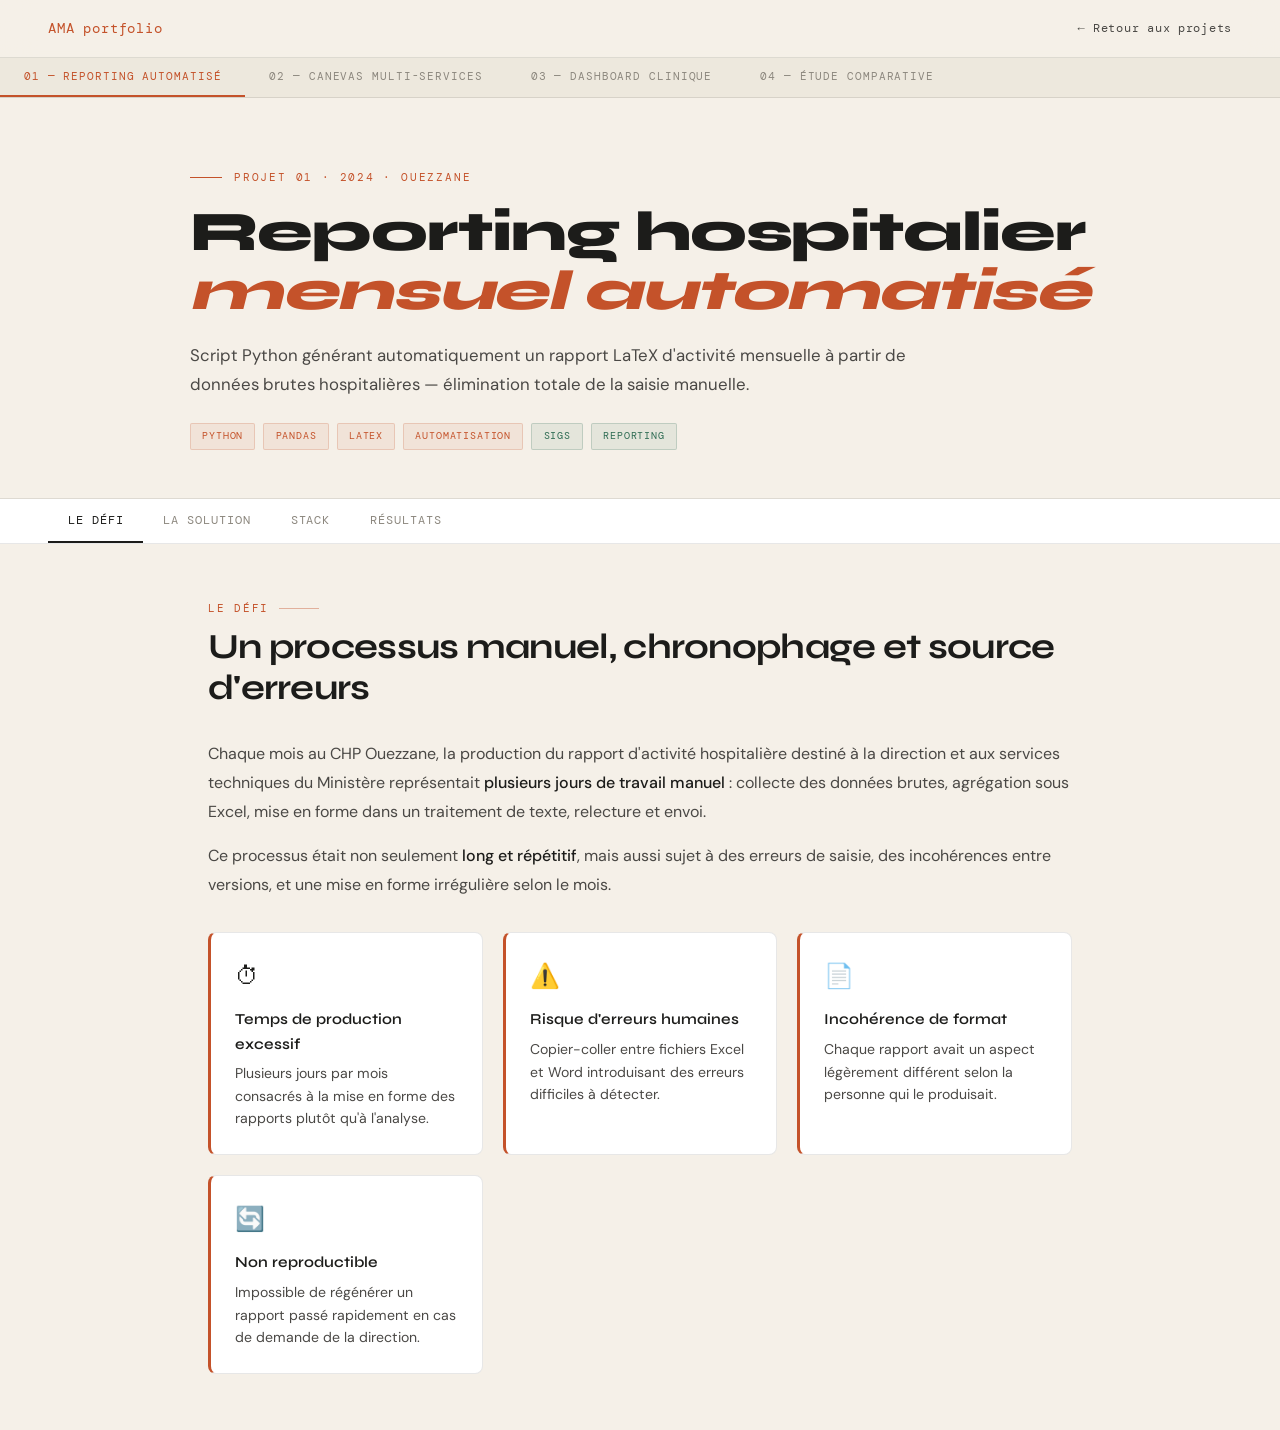
<file: Projet.html>
<!DOCTYPE html>
<html lang="fr">
<head>
<meta charset="UTF-8">
<meta name="viewport" content="width=device-width, initial-scale=1.0">
<title>Projet — Allam Mohamed Amin</title>
<template id="__bundler_thumbnail" data-bg-color="#F5F0E8">
  <svg viewBox="0 0 1200 800" xmlns="http://www.w3.org/2000/svg">
    <!-- Background -->
    <rect width="1200" height="800" fill="#F5F0E8"/>
    <!-- Nav bar -->
    <rect width="1200" height="60" fill="#EDE8DC"/>
    <circle cx="80" cy="30" r="6" fill="#C4522A"/>
    <rect x="100" y="24" width="120" height="12" rx="2" fill="#C4522A" opacity="0.7"/>
    <!-- Project tabs -->
    <rect width="1200" height="40" y="60" fill="#E4DDD0"/>
    <rect x="0" y="60" width="200" height="40" fill="#EDE8DC"/>
    <rect x="0" y="96" width="200" height="4" fill="#C4522A"/>
    <!-- Hero title block -->
    <rect x="60" y="130" width="280" height="10" rx="2" fill="#C4522A" opacity="0.5"/>
    <rect x="60" y="155" width="520" height="36" rx="3" fill="#1C1C1A" opacity="0.85"/>
    <rect x="60" y="200" width="380" height="20" rx="3" fill="#1C1C1A" opacity="0.5"/>
    <rect x="60" y="230" width="300" height="14" rx="2" fill="#4A4845" opacity="0.4"/>
    <!-- Tags -->
    <rect x="60" y="260" width="70" height="20" rx="2" fill="#C4522A" opacity="0.15"/>
    <rect x="140" y="260" width="60" height="20" rx="2" fill="#C4522A" opacity="0.15"/>
    <rect x="210" y="260" width="55" height="20" rx="2" fill="#2D6B52" opacity="0.15"/>
    <!-- Section nav -->
    <rect x="0" y="300" width="1200" height="44" fill="#fff" opacity="0.9"/>
    <rect x="60" y="300" width="80" height="44" fill="none"/>
    <rect x="60" y="340" width="80" height="4" fill="#1C1C1A"/>
    <!-- Problem cards -->
    <rect x="60" y="380" width="240" height="120" rx="6" fill="#fff" stroke="#C4522A" stroke-width="3"/>
    <rect x="320" y="380" width="240" height="120" rx="6" fill="#fff" stroke="#C4522A" stroke-width="3"/>
    <rect x="580" y="380" width="240" height="120" rx="6" fill="#fff" stroke="#C4522A" stroke-width="3"/>
    <rect x="840" y="380" width="240" height="120" rx="6" fill="#fff" stroke="#C4522A" stroke-width="3"/>
    <!-- Steps -->
    <circle cx="80" cy="540" r="16" fill="#C4522A"/>
    <rect x="108" y="533" width="300" height="14" rx="2" fill="#1C1C1A" opacity="0.7"/>
    <rect x="108" y="555" width="220" height="10" rx="2" fill="#4A4845" opacity="0.4"/>
    <circle cx="80" cy="610" r="16" fill="#C4522A" opacity="0.6"/>
    <rect x="108" y="603" width="260" height="14" rx="2" fill="#1C1C1A" opacity="0.5"/>
    <rect x="108" y="625" width="180" height="10" rx="2" fill="#4A4845" opacity="0.3"/>
  </svg>
</template>
<link href="https://fonts.googleapis.com/css2?family=Syne:wght@400;500;600;700;800&family=DM+Mono:ital,wght@0,300;0,400;0,500;1,300&family=DM+Sans:ital,opsz,wght@0,9..40,300;0,9..40,400;0,9..40,500;1,9..40,300&display=swap" rel="stylesheet">
<style>
  :root {
    --bg:      #F5F0E8;
    --bg2:     #EDE8DC;
    --bg3:     #E4DDD0;
    --fg:      #1C1C1A;
    --fg2:     #4A4845;
    --fg3:     #8C877E;
    --accent:  #C4522A;
    --accent2: #2D6B52;
    --border:  rgba(28,28,26,0.10);
    --mono: 'DM Mono', monospace;
    --sans: 'DM Sans', sans-serif;
    --display: 'Syne', sans-serif;
  }
  *, *::before, *::after { box-sizing: border-box; margin: 0; padding: 0; }
  html { scroll-behavior: smooth; }
  body { background: var(--bg); color: var(--fg); font-family: var(--sans); font-size: 16px; line-height: 1.6; }

  /* NAV */
  nav {
    position: fixed; top: 0; left: 0; right: 0; z-index: 100;
    display: flex; align-items: center; justify-content: space-between;
    padding: 1.1rem 3rem;
    background: rgba(245,240,232,0.92);
    backdrop-filter: blur(16px);
    border-bottom: 1px solid var(--border);
  }
  .nav-logo { font-family: var(--mono); font-size: 0.85rem; color: var(--accent); text-decoration: none; letter-spacing: 0.06em; }
  .nav-back {
    font-family: var(--mono); font-size: 0.75rem; color: var(--fg2);
    text-decoration: none; display: flex; align-items: center; gap: 0.4rem;
    letter-spacing: 0.06em; transition: color 0.2s;
  }
  .nav-back:hover { color: var(--accent); }

  /* PROJECT SELECTOR TABS */
  .project-tabs {
    position: fixed; top: 57px; left: 0; right: 0; z-index: 99;
    display: flex; background: rgba(237,232,220,0.97); border-bottom: 1px solid var(--border);
    backdrop-filter: blur(12px); overflow-x: auto;
  }
  .project-tab {
    font-family: var(--mono); font-size: 0.7rem; letter-spacing: 0.08em; text-transform: uppercase;
    padding: 0.75rem 1.5rem; cursor: pointer; border: none; background: none;
    color: var(--fg3); white-space: nowrap; border-bottom: 2px solid transparent;
    transition: color 0.2s, border-color 0.2s;
  }
  .project-tab.active { color: var(--accent); border-bottom-color: var(--accent); }
  .project-tab:hover { color: var(--fg); }

  /* MAIN CONTENT */
  main { padding-top: 105px; }

  /* HERO BANNER */
  .project-hero {
    padding: 4rem 3rem 3rem;
    background: var(--bg);
    border-bottom: 1px solid var(--border);
    display: none;
  }
  .project-hero.active { display: block; }
  .project-hero-inner { max-width: 900px; margin: 0 auto; }
  .hero-eyebrow {
    font-family: var(--mono); font-size: 0.7rem; letter-spacing: 0.16em; text-transform: uppercase;
    color: var(--accent); display: flex; align-items: center; gap: 0.75rem; margin-bottom: 1rem;
  }
  .hero-eyebrow::before { content: ''; width: 32px; height: 1px; background: var(--accent); }
  .project-hero h1 {
    font-family: var(--display); font-size: clamp(2rem, 5vw, 3.5rem);
    font-weight: 800; line-height: 1.05; letter-spacing: -0.02em; margin-bottom: 1.25rem;
  }
  .project-hero h1 em { font-style: italic; color: var(--accent); }
  .project-hero-desc {
    font-size: 1.05rem; color: var(--fg2); max-width: 60ch; line-height: 1.75;
  }
  .hero-tags { display: flex; flex-wrap: wrap; gap: 0.5rem; margin-top: 1.5rem; }
  .htag {
    font-family: var(--mono); font-size: 0.65rem; letter-spacing: 0.08em; text-transform: uppercase;
    padding: 0.25rem 0.7rem; border-radius: 2px;
    background: rgba(196,82,42,0.08); color: var(--accent);
    border: 1px solid rgba(196,82,42,0.2);
  }
  .htag.green {
    background: rgba(45,107,82,0.08); color: var(--accent2);
    border-color: rgba(45,107,82,0.2);
  }

  /* SECTIONS NAV */
  .sections-nav {
    display: none; align-items: center; gap: 0;
    border-bottom: 1px solid var(--border);
    background: #fff; padding: 0 3rem;
  }
  .sections-nav.active { display: flex; }
  .sec-tab {
    font-family: var(--mono); font-size: 0.72rem; letter-spacing: 0.08em; text-transform: uppercase;
    padding: 0.85rem 1.25rem; cursor: pointer; border: none; background: none;
    color: var(--fg3); border-bottom: 2px solid transparent; transition: color 0.2s, border-color 0.2s;
  }
  .sec-tab.active { color: var(--fg); border-bottom-color: var(--fg); }
  .sec-tab:hover { color: var(--fg); }

  /* SECTION CONTENT */
  .project-section { display: none; padding: 3.5rem 3rem; max-width: 960px; margin: 0 auto; }
  .project-section.active { display: block; }

  /* Section titles */
  .sec-label {
    font-family: var(--mono); font-size: 0.68rem; letter-spacing: 0.16em; text-transform: uppercase;
    color: var(--accent); display: flex; align-items: center; gap: 0.6rem; margin-bottom: 0.6rem;
  }
  .sec-label::after { content: ''; width: 40px; height: 1px; background: var(--accent); opacity: 0.4; }
  .sec-title {
    font-family: var(--display); font-size: clamp(1.5rem, 3vw, 2.2rem);
    font-weight: 700; letter-spacing: -0.02em; margin-bottom: 2rem; line-height: 1.15;
  }

  /* Text blocks */
  .text-block { font-size: 1rem; color: var(--fg2); line-height: 1.8; }
  .text-block p + p { margin-top: 1rem; }
  .text-block strong { color: var(--fg); font-weight: 500; }

  /* Problem cards */
  .problem-grid { display: grid; grid-template-columns: repeat(auto-fill, minmax(240px, 1fr)); gap: 1.25rem; margin-top: 2rem; }
  .problem-card {
    background: #fff; border: 1px solid var(--border); border-radius: 8px; padding: 1.5rem;
    border-left: 3px solid var(--accent);
  }
  .problem-card-icon { font-size: 1.5rem; margin-bottom: 0.75rem; }
  .problem-card-title { font-family: var(--display); font-size: 0.95rem; font-weight: 600; margin-bottom: 0.4rem; }
  .problem-card-text { font-size: 0.88rem; color: var(--fg2); line-height: 1.6; }

  /* Solution steps */
  .steps { display: flex; flex-direction: column; gap: 0; margin-top: 2rem; }
  .step {
    display: grid; grid-template-columns: 48px 1fr; gap: 0 1.5rem;
    padding-bottom: 2.5rem; position: relative;
  }
  .step:last-child { padding-bottom: 0; }
  .step-num {
    width: 40px; height: 40px; border-radius: 50%;
    background: var(--accent); color: #fff;
    display: flex; align-items: center; justify-content: center;
    font-family: var(--mono); font-size: 0.8rem; font-weight: 500; flex-shrink: 0;
    position: relative; z-index: 1;
  }
  .step::before {
    content: ''; position: absolute; left: 19px; top: 40px; bottom: 0;
    width: 2px; background: var(--border);
  }
  .step:last-child::before { display: none; }
  .step-content { padding-top: 0.5rem; }
  .step-title { font-family: var(--display); font-size: 1rem; font-weight: 600; margin-bottom: 0.35rem; }
  .step-text { font-size: 0.92rem; color: var(--fg2); line-height: 1.7; }

  /* Code block */
  .code-block {
    background: #1C2B2A; border-radius: 8px; overflow: hidden;
    margin-top: 1.5rem; font-family: var(--mono); font-size: 0.8rem;
  }
  .code-header {
    background: rgba(255,255,255,0.06); padding: 0.6rem 1rem;
    display: flex; align-items: center; gap: 0.5rem; border-bottom: 1px solid rgba(255,255,255,0.06);
  }
  .code-dot { width: 10px; height: 10px; border-radius: 50%; }
  .code-filename { color: #9ab5af; font-size: 0.72rem; margin-left: 0.5rem; }
  .code-body { padding: 1.25rem 1.5rem; overflow-x: auto; color: #d4e6e1; line-height: 1.7; }
  .code-body .c { color: #6a9e8f; }
  .code-body .k { color: #c4a882; }
  .code-body .s { color: #a5c7a0; }
  .code-body .f { color: #81b8d4; }

  /* Stack grid */
  .stack-grid { display: grid; grid-template-columns: repeat(auto-fill, minmax(180px, 1fr)); gap: 1rem; margin-top: 2rem; }
  .stack-card {
    background: #fff; border: 1px solid var(--border); border-radius: 8px; padding: 1.25rem;
    text-align: center; transition: border-color 0.2s, transform 0.2s;
  }
  .stack-card:hover { border-color: var(--accent2); transform: translateY(-2px); }
  .stack-card-icon { font-size: 2rem; margin-bottom: 0.5rem; display: block; }
  .stack-card-name { font-family: var(--display); font-size: 0.9rem; font-weight: 600; }
  .stack-card-role { font-family: var(--mono); font-size: 0.65rem; color: var(--fg3); margin-top: 0.2rem; text-transform: uppercase; letter-spacing: 0.08em; }

  /* Results metrics */
  .metrics { display: grid; grid-template-columns: repeat(auto-fill, minmax(180px, 1fr)); gap: 1.25rem; margin-top: 2rem; }
  .metric-card {
    background: #fff; border: 1px solid var(--border); border-radius: 8px; padding: 1.5rem;
    text-align: center;
  }
  .metric-value {
    font-family: var(--display); font-size: 2.5rem; font-weight: 800;
    line-height: 1; color: var(--accent);
  }
  .metric-value.green { color: var(--accent2); }
  .metric-label { font-family: var(--mono); font-size: 0.68rem; color: var(--fg3); margin-top: 0.4rem; text-transform: uppercase; letter-spacing: 0.08em; }
  .metric-sub { font-size: 0.82rem; color: var(--fg2); margin-top: 0.5rem; }

  /* Conclusion block */
  .conclusion {
    margin-top: 2.5rem; padding: 1.75rem 2rem;
    background: rgba(45,107,82,0.06); border: 1px solid rgba(45,107,82,0.15);
    border-radius: 8px; border-left: 3px solid var(--accent2);
  }
  .conclusion-title { font-family: var(--display); font-size: 0.95rem; font-weight: 600; color: var(--accent2); margin-bottom: 0.5rem; }
  .conclusion-text { font-size: 0.92rem; color: var(--fg2); line-height: 1.7; }

  /* Schema / diagram mockup */
  .schema {
    margin-top: 2rem; background: #fff; border: 1px solid var(--border);
    border-radius: 8px; padding: 2rem; display: flex; align-items: center;
    justify-content: center; gap: 0; overflow-x: auto;
  }
  .schema-step {
    display: flex; flex-direction: column; align-items: center; gap: 0.5rem;
    min-width: 100px;
  }
  .schema-box {
    background: var(--bg2); border: 1px solid var(--border); border-radius: 6px;
    padding: 0.6rem 1rem; text-align: center;
    font-family: var(--mono); font-size: 0.72rem; color: var(--fg2);
    white-space: nowrap;
  }
  .schema-box.accent { background: rgba(196,82,42,0.08); border-color: rgba(196,82,42,0.25); color: var(--accent); font-weight: 500; }
  .schema-box.green { background: rgba(45,107,82,0.08); border-color: rgba(45,107,82,0.25); color: var(--accent2); font-weight: 500; }
  .schema-label { font-family: var(--mono); font-size: 0.62rem; color: var(--fg3); text-transform: uppercase; letter-spacing: 0.08em; }
  .schema-arrow { font-size: 1.2rem; color: var(--fg3); padding: 0 0.5rem; align-self: center; margin-bottom: 1.2rem; }

  /* ── RESPONSIVE ── */
  @media (max-width: 768px) {
    /* NAV */
    nav { padding: 0.85rem 1.25rem; }
    .nav-logo { font-size: 0.78rem; }
    .nav-back { font-size: 0.68rem; }

    /* TABS PROJETS */
    .project-tabs { scrollbar-width: none; }
    .project-tabs::-webkit-scrollbar { display: none; }
    .project-tab { font-size: 0.62rem; padding: 0.6rem 0.85rem; letter-spacing: 0.04em; }

    /* MAIN */
    main { padding-top: 90px; }

    /* HERO PROJET */
    .project-hero { padding: 2rem 1.25rem 1.75rem; }
    .project-hero h1 { font-size: clamp(1.6rem, 8vw, 2.4rem); }
    .project-hero-desc { font-size: 0.95rem; }

    /* SECTIONS NAV */
    .sections-nav {
      padding: 0;
      overflow-x: auto;
      scrollbar-width: none;
    }
    .sections-nav::-webkit-scrollbar { display: none; }
    .sec-tab { font-size: 0.62rem; padding: 0.7rem 0.85rem; white-space: nowrap; }

    /* CONTENU */
    .project-section { padding: 2rem 1.25rem; }

    /* SCHÉMA PIPELINE — vertical */
    .schema {
      flex-direction: column;
      align-items: stretch;
      padding: 1.25rem;
      gap: 0;
    }
    .schema-step { width: 100%; }
    .schema-box { width: 100%; box-sizing: border-box; }
    .schema-arrow {
      transform: rotate(90deg);
      padding: 0.5rem 0;
      text-align: center;
    }

    /* GRILLES */
    .problem-grid { grid-template-columns: 1fr; gap: 0.85rem; }
    .stack-grid   { grid-template-columns: 1fr 1fr; gap: 0.75rem; }
    .metrics      { grid-template-columns: 1fr 1fr; gap: 0.75rem; }

    /* CODE */
    .code-body { font-size: 0.72rem; padding: 1rem; }
    .code-header { padding: 0.5rem 1rem; }

    /* CONCLUSION */
    .conclusion { padding: 1.25rem 1rem; }

    /* STEPS */
    .step { gap: 0 1rem; }
  }

  @media (max-width: 420px) {
    .project-tab { font-size: 0.58rem; padding: 0.55rem 0.65rem; }
    .stack-grid { grid-template-columns: 1fr; }
    .metrics    { grid-template-columns: 1fr; }
    .metric-value { font-size: 2rem; }
  }
</style>
</head>
<body>

<!-- NAV -->
<nav>
  <a href="index.html" class="nav-logo">AMA portfolio</a>
  <a href="index.html#projects" class="nav-back">← Retour aux projets</a>
</nav>

<!-- PROJECT TABS -->
<div class="project-tabs" id="projectTabs">
  <button class="project-tab active" onclick="showProject(0)">01 — Reporting automatisé</button>
  <button class="project-tab" onclick="showProject(1)">02 — Canevas multi-services</button>
  <button class="project-tab" onclick="showProject(2)">03 — Dashboard clinique</button>
  <button class="project-tab" onclick="showProject(3)">04 — Étude comparative</button>
</div>

<main>

<!-- ══════════════════════════════════════════
     PROJET 0 — Reporting automatisé
═══════════════════════════════════════════ -->
<div class="project-hero active" data-project="0">
  <div class="project-hero-inner">
    <div class="hero-eyebrow">Projet 01 · 2024 · Ouezzane</div>
    <h1>Reporting hospitalier<br><em>mensuel automatisé</em></h1>
    <p class="project-hero-desc">
      Script Python générant automatiquement un rapport LaTeX d'activité mensuelle à partir de données brutes hospitalières — élimination totale de la saisie manuelle.
    </p>
    <div class="hero-tags">
      <span class="htag">Python</span>
      <span class="htag">pandas</span>
      <span class="htag">LaTeX</span>
      <span class="htag">Automatisation</span>
      <span class="htag green">SIGS</span>
      <span class="htag green">Reporting</span>
    </div>
  </div>
</div>

<div class="sections-nav active" data-project="0">
  <button class="sec-tab active" onclick="showSection(0,0)">Le défi</button>
  <button class="sec-tab" onclick="showSection(0,1)">La solution</button>
  <button class="sec-tab" onclick="showSection(0,2)">Stack</button>
  <button class="sec-tab" onclick="showSection(0,3)">Résultats</button>
</div>

<!-- Défi -->
<div class="project-section active" data-project="0" data-section="0">
  <div class="sec-label">Le défi</div>
  <h2 class="sec-title">Un processus manuel, chronophage et source d'erreurs</h2>
  <div class="text-block">
    <p>
      Chaque mois au CHP Ouezzane, la production du rapport d'activité hospitalière destiné à la direction et aux services techniques du Ministère représentait <strong>plusieurs jours de travail manuel</strong> : collecte des données brutes, agrégation sous Excel, mise en forme dans un traitement de texte, relecture et envoi.
    </p>
    <p>
      Ce processus était non seulement <strong>long et répétitif</strong>, mais aussi sujet à des erreurs de saisie, des incohérences entre versions, et une mise en forme irrégulière selon le mois.
    </p>
  </div>
  <div class="problem-grid">
    <div class="problem-card">
      <div class="problem-card-icon">⏱</div>
      <div class="problem-card-title">Temps de production excessif</div>
      <div class="problem-card-text">Plusieurs jours par mois consacrés à la mise en forme des rapports plutôt qu'à l'analyse.</div>
    </div>
    <div class="problem-card">
      <div class="problem-card-icon">⚠️</div>
      <div class="problem-card-title">Risque d'erreurs humaines</div>
      <div class="problem-card-text">Copier-coller entre fichiers Excel et Word introduisant des erreurs difficiles à détecter.</div>
    </div>
    <div class="problem-card">
      <div class="problem-card-icon">📄</div>
      <div class="problem-card-title">Incohérence de format</div>
      <div class="problem-card-text">Chaque rapport avait un aspect légèrement différent selon la personne qui le produisait.</div>
    </div>
    <div class="problem-card">
      <div class="problem-card-icon">🔄</div>
      <div class="problem-card-title">Non reproductible</div>
      <div class="problem-card-text">Impossible de régénérer un rapport passé rapidement en cas de demande de la direction.</div>
    </div>
  </div>
</div>

<!-- Solution -->
<div class="project-section" data-project="0" data-section="1">
  <div class="sec-label">La solution</div>
  <h2 class="sec-title">Un pipeline Python → LaTeX entièrement automatisé</h2>
  <div class="text-block">
    <p>
      Développement d'un script Python utilisant <strong>pandas</strong> pour ingérer les données brutes hospitalières (CSV/Excel), les nettoyer, calculer les indicateurs (DMS, TOM, IR, TR, flux patients), puis injecter les valeurs dans un <strong>template LaTeX</strong> pour générer un PDF professionnel.
    </p>
  </div>
  <div class="schema">
    <div class="schema-step">
      <div class="schema-box accent">Données brutes<br>CSV / Excel</div>
      <div class="schema-label">Input</div>
    </div>
    <div class="schema-arrow">→</div>
    <div class="schema-step">
      <div class="schema-box">pandas<br>nettoyage + calculs</div>
      <div class="schema-label">Traitement</div>
    </div>
    <div class="schema-arrow">→</div>
    <div class="schema-step">
      <div class="schema-box">Template<br>LaTeX</div>
      <div class="schema-label">Mise en forme</div>
    </div>
    <div class="schema-arrow">→</div>
    <div class="schema-step">
      <div class="schema-box green">Rapport PDF<br>professionnel</div>
      <div class="schema-label">Output</div>
    </div>
  </div>
  <div class="steps" style="margin-top:2.5rem">
    <div class="step">
      <div class="step-num">1</div>
      <div class="step-content">
        <div class="step-title">Ingestion des données brutes</div>
        <div class="step-text">Lecture automatique des fichiers de saisie mensuelle (CSV ou Excel) exportés du SIGS. Détection et gestion des valeurs manquantes ou aberrantes.</div>
      </div>
    </div>
    <div class="step">
      <div class="step-num">2</div>
      <div class="step-content">
        <div class="step-title">Calcul des indicateurs hospitaliers</div>
        <div class="step-text">Calcul automatique de la DMS (Durée Moyenne de Séjour), TOM (Taux d'Occupation des Lits), IR (Indice de Rotation), TR (Taux de Rotation) et flux patients par service.</div>
      </div>
    </div>
    <div class="step">
      <div class="step-num">3</div>
      <div class="step-content">
        <div class="step-title">Injection dans le template LaTeX</div>
        <div class="step-text">Les valeurs calculées sont injectées dans un template LaTeX paramétré via Jinja2. Génération des tableaux, graphiques et sections narratives automatiquement.</div>
      </div>
    </div>
    <div class="step">
      <div class="step-num">4</div>
      <div class="step-content">
        <div class="step-title">Compilation et livraison PDF</div>
        <div class="step-text">Compilation pdflatex automatique. Le rapport final est un PDF signé, paginé, prêt pour la direction en quelques secondes.</div>
      </div>
    </div>
  </div>
  <div class="code-block">
    <div class="code-header">
      <div class="code-dot" style="background:#ff5f57"></div>
      <div class="code-dot" style="background:#ffbd2e"></div>
      <div class="code-dot" style="background:#28ca41"></div>
      <span class="code-filename">rapport_mensuel.py</span>
    </div>
    <div class="code-body"><pre><span class="k">import</span> pandas <span class="k">as</span> pd
<span class="k">import</span> jinja2, subprocess, pathlib

<span class="c"># 1. Charger les données brutes</span>
df = pd.<span class="f">read_excel</span>(<span class="s">"saisie_avril_2026.xlsx"</span>)

<span class="c"># 2. Calculer les indicateurs</span>
stats = {
    <span class="s">"dms"</span>:  (df[<span class="s">"journees_hosp"</span>] / df[<span class="s">"sorties"</span>]).<span class="f">mean</span>(),
    <span class="s">"tom"</span>:  df[<span class="s">"journees_hosp"</span>].<span class="f">sum</span>() / (df[<span class="s">"lits"</span>].<span class="f">sum</span>() * <span class="s">30</span>),
    <span class="s">"mois"</span>: <span class="s">"Avril 2026"</span>,
}

<span class="c"># 3. Injecter dans le template LaTeX</span>
tmpl = jinja2.Environment().<span class="f">from_string</span>(
    pathlib.Path(<span class="s">"template.tex"</span>).<span class="f">read_text</span>())
pathlib.Path(<span class="s">"rapport.tex"</span>).<span class="f">write_text</span>(tmpl.<span class="f">render</span>(**stats))

<span class="c"># 4. Compiler en PDF</span>
subprocess.<span class="f">run</span>([<span class="s">"pdflatex"</span>, <span class="s">"rapport.tex"</span>])</pre></div>
  </div>
</div>

<!-- Stack -->
<div class="project-section" data-project="0" data-section="2">
  <div class="sec-label">Stack</div>
  <h2 class="sec-title">Technologies utilisées</h2>
  <div class="stack-grid">
    <div class="stack-card">
      <span class="stack-card-icon">🐍</span>
      <div class="stack-card-name">Python 3</div>
      <div class="stack-card-role">Langage principal</div>
    </div>
    <div class="stack-card">
      <span class="stack-card-icon">🐼</span>
      <div class="stack-card-name">pandas</div>
      <div class="stack-card-role">Traitement données</div>
    </div>
    <div class="stack-card">
      <span class="stack-card-icon">📝</span>
      <div class="stack-card-name">Jinja2</div>
      <div class="stack-card-role">Templating</div>
    </div>
    <div class="stack-card">
      <span class="stack-card-icon">📄</span>
      <div class="stack-card-name">LaTeX / pdflatex</div>
      <div class="stack-card-role">Génération PDF</div>
    </div>
    <div class="stack-card">
      <span class="stack-card-icon">📊</span>
      <div class="stack-card-name">openpyxl</div>
      <div class="stack-card-role">Lecture Excel</div>
    </div>
    <div class="stack-card">
      <span class="stack-card-icon">🏥</span>
      <div class="stack-card-name">SIGS / RIH</div>
      <div class="stack-card-role">Source données</div>
    </div>
  </div>
</div>

<!-- Résultats -->
<div class="project-section" data-project="0" data-section="3">
  <div class="sec-label">Résultats</div>
  <h2 class="sec-title">Impact concret sur la production des rapports</h2>
  <div class="metrics">
    <div class="metric-card">
      <div class="metric-value">~0</div>
      <div class="metric-label">Saisie manuelle</div>
      <div class="metric-sub">Élimination totale des copier-coller</div>
    </div>
    <div class="metric-card">
      <div class="metric-value green">< 30s</div>
      <div class="metric-label">Génération rapport</div>
      <div class="metric-sub">Contre plusieurs jours auparavant</div>
    </div>
    <div class="metric-card">
      <div class="metric-value">100%</div>
      <div class="metric-label">Cohérence format</div>
      <div class="metric-sub">Même mise en page chaque mois</div>
    </div>
    <div class="metric-card">
      <div class="metric-value green">∞</div>
      <div class="metric-label">Reproductibilité</div>
      <div class="metric-sub">N'importe quel mois, en 30 secondes</div>
    </div>
  </div>
  <div class="conclusion">
    <div class="conclusion-title">Impact opérationnel</div>
    <div class="conclusion-text">
      Le temps libéré par l'automatisation est désormais consacré à l'<strong>analyse</strong> et à l'<strong>interprétation</strong> des données plutôt qu'à leur mise en forme. Ce projet démontre comment une compétence en programmation peut transformer directement la productivité d'un service de statistiques hospitalières.
    </div>
  </div>
</div>


<!-- ══════════════════════════════════════════
     PROJET 1 — Canevas multi-services
═══════════════════════════════════════════ -->
<div class="project-hero" data-project="1">
  <div class="project-hero-inner">
    <div class="hero-eyebrow">Projet 02 · 2024 · Ouezzane</div>
    <h1>Canevas de collecte<br><em>multi-services</em></h1>
    <p class="project-hero-desc">
      Conception de templates standardisés de collecte de données pour quatre services prioritaires — livrés en formats Markdown et Excel, alignés sur les nomenclatures RIH/SIGS.
    </p>
    <div class="hero-tags">
      <span class="htag">Excel</span>
      <span class="htag">Markdown</span>
      <span class="htag green">SIGS</span>
      <span class="htag green">RIH</span>
      <span class="htag">Qualité données</span>
    </div>
  </div>
</div>

<div class="sections-nav" data-project="1">
  <button class="sec-tab active" onclick="showSection(1,0)">Le défi</button>
  <button class="sec-tab" onclick="showSection(1,1)">La solution</button>
  <button class="sec-tab" onclick="showSection(1,2)">Stack</button>
  <button class="sec-tab" onclick="showSection(1,3)">Résultats</button>
</div>

<div class="project-section active" data-project="1" data-section="0">
  <div class="sec-label">Le défi</div>
  <h2 class="sec-title">Des données hétérogènes et non standardisées entre services</h2>
  <div class="text-block">
    <p>
      Les quatre services prioritaires du CHP (Urgence, Maternité, Hospitalisation, Pharmacie) utilisaient chacun leurs propres formats de saisie, souvent incompatibles avec les nomenclatures officielles du <strong>Répertoire des Informations Hospitalières (RIH)</strong> et du SIGS.
    </p>
    <p>
      Cette hétérogénéité rendait toute <strong>consolidation ou comparaison inter-services impossible</strong>, et obligeait à un travail de recodage systématique avant toute analyse.
    </p>
  </div>
  <div class="problem-grid">
    <div class="problem-card">
      <div class="problem-card-icon">🗂</div>
      <div class="problem-card-title">Formats disparates</div>
      <div class="problem-card-text">Chaque service avait son propre cahier ou tableau Excel sans structure commune.</div>
    </div>
    <div class="problem-card">
      <div class="problem-card-icon">❌</div>
      <div class="problem-card-title">Non-conformité RIH</div>
      <div class="problem-card-text">Les variables collectées ne correspondaient pas aux nomenclatures officielles du Ministère.</div>
    </div>
    <div class="problem-card">
      <div class="problem-card-icon">🔀</div>
      <div class="problem-card-title">Recodage systématique</div>
      <div class="problem-card-text">Chaque agrégation nécessitait un travail de mapping manuel, source d'erreurs.</div>
    </div>
    <div class="problem-card">
      <div class="problem-card-icon">📉</div>
      <div class="problem-card-title">Perte de données</div>
      <div class="problem-card-text">Certaines variables clés n'étaient pas collectées du tout dans certains services.</div>
    </div>
  </div>
</div>

<div class="project-section" data-project="1" data-section="1">
  <div class="sec-label">La solution</div>
  <h2 class="sec-title">Templates standardisés, alignés RIH/SIGS, livrés en 2 formats</h2>
  <div class="steps">
    <div class="step">
      <div class="step-num">1</div>
      <div class="step-content">
        <div class="step-title">Audit des pratiques existantes</div>
        <div class="step-text">Recensement des variables collectées dans chaque service, identification des écarts avec les nomenclatures RIH et SIGS. Entretiens avec les agents de chaque service.</div>
      </div>
    </div>
    <div class="step">
      <div class="step-num">2</div>
      <div class="step-content">
        <div class="step-title">Conception du modèle de données commun</div>
        <div class="step-text">Définition d'un dictionnaire de variables partagé : noms, types, unités, valeurs autorisées — conforme aux nomenclatures officielles. Intégration des spécificités de chaque service.</div>
      </div>
    </div>
    <div class="step">
      <div class="step-num">3</div>
      <div class="step-content">
        <div class="step-title">Création des templates Excel</div>
        <div class="step-text">4 fichiers Excel structurés avec validation des données (listes déroulantes, plages de valeurs), protection des en-têtes, et onglets de guide d'utilisation.</div>
      </div>
    </div>
    <div class="step">
      <div class="step-num">4</div>
      <div class="step-content">
        <div class="step-title">Documentation Markdown</div>
        <div class="step-text">Chaque template accompagné d'un fichier Markdown documentant chaque variable : définition, mode de calcul, source, et exemples.</div>
      </div>
    </div>
  </div>
</div>

<div class="project-section" data-project="1" data-section="2">
  <div class="sec-label">Stack</div>
  <h2 class="sec-title">Outils et méthodes</h2>
  <div class="stack-grid">
    <div class="stack-card">
      <span class="stack-card-icon">📊</span>
      <div class="stack-card-name">Microsoft Excel</div>
      <div class="stack-card-role">Templates de saisie</div>
    </div>
    <div class="stack-card">
      <span class="stack-card-icon">📝</span>
      <div class="stack-card-name">Markdown</div>
      <div class="stack-card-role">Documentation</div>
    </div>
    <div class="stack-card">
      <span class="stack-card-icon">🏥</span>
      <div class="stack-card-name">Nomenclature RIH</div>
      <div class="stack-card-role">Référentiel</div>
    </div>
    <div class="stack-card">
      <span class="stack-card-icon">🗄</div>
      <div class="stack-card-name">SIGS</div>
      <div class="stack-card-role">Système cible</div>
    </div>
  </div>
</div>

<div class="project-section" data-project="1" data-section="3">
  <div class="sec-label">Résultats</div>
  <h2 class="sec-title">Standardisation réussie sur 4 services</h2>
  <div class="metrics">
    <div class="metric-card">
      <div class="metric-value">4</div>
      <div class="metric-label">Services couverts</div>
      <div class="metric-sub">Urgence · Maternité · Hospit. · Pharmacie</div>
    </div>
    <div class="metric-card">
      <div class="metric-value green">100%</div>
      <div class="metric-label">Conformité RIH</div>
      <div class="metric-sub">Variables alignées sur la nomenclature nationale</div>
    </div>
    <div class="metric-card">
      <div class="metric-value">2</div>
      <div class="metric-label">Formats livrés</div>
      <div class="metric-sub">Excel (saisie) + Markdown (documentation)</div>
    </div>
  </div>
  <div class="conclusion">
    <div class="conclusion-title">Impact sur la qualité des données</div>
    <div class="conclusion-text">
      Ces canevas ont rendu possible la <strong>consolidation directe</strong> des données des 4 services sans recodage, réduisant drastiquement le temps de préparation des données avant analyse et améliorant leur fiabilité.
    </div>
  </div>
</div>


<!-- ══════════════════════════════════════════
     PROJET 2 — Dashboard clinique
═══════════════════════════════════════════ -->
<div class="project-hero" data-project="2">
  <div class="project-hero-inner">
    <div class="hero-eyebrow">Projet 03 · 2025 · Conseil indépendant</div>
    <h1>Dashboard interactif<br><em>Clinique privée</em></h1>
    <p class="project-hero-desc">
      Tableau de bord Power BI sur données synthétiques d'une clinique fictive de 60 lits / 4 blocs : taux d'occupation, flux patients, comparatifs N vs N-1, rentabilité par service.
    </p>
    <div class="hero-tags">
      <span class="htag">Power BI</span>
      <span class="htag">DAX</span>
      <span class="htag">Visualisation</span>
      <span class="htag green">KPI</span>
      <span class="htag green">Conseil</span>
    </div>
  </div>
</div>

<div class="sections-nav" data-project="2">
  <button class="sec-tab active" onclick="showSection(2,0)">Le défi</button>
  <button class="sec-tab" onclick="showSection(2,1)">La solution</button>
  <button class="sec-tab" onclick="showSection(2,2)">Stack</button>
  <button class="sec-tab" onclick="showSection(2,3)">Résultats</button>
</div>

<div class="project-section active" data-project="2" data-section="0">
  <div class="sec-label">Le défi</div>
  <h2 class="sec-title">Les cliniques privées pilotent encore à l'aveugle</h2>
  <div class="text-block">
    <p>
      La majorité des cliniques privées au Maroc n'ont pas accès à des outils de <strong>pilotage analytique en temps réel</strong>. Les directeurs prennent des décisions sur la base de rapports mensuels en PDF, souvent préparés trop tard pour réagir rapidement.
    </p>
    <p>
      L'objectif de ce projet était de créer un <strong>démonstrateur convaincant</strong> pouvant être présenté à des cliniques clientes pour illustrer la valeur d'un dashboard de gestion hospitalière.
    </p>
  </div>
  <div class="problem-grid">
    <div class="problem-card">
      <div class="problem-card-icon">🔭</div>
      <div class="problem-card-title">Pilotage à l'aveugle</div>
      <div class="problem-card-text">Pas de vision temps réel de l'occupation, des flux ou de la rentabilité par service.</div>
    </div>
    <div class="problem-card">
      <div class="problem-card-icon">📅</div>
      <div class="problem-card-title">Rapports trop tardifs</div>
      <div class="problem-card-text">Les rapports PDF arrivent semaines après la période, trop tard pour corriger.</div>
    </div>
    <div class="problem-card">
      <div class="problem-card-icon">🏗</div>
      <div class="problem-card-title">Pas de comparaison N/N-1</div>
      <div class="problem-card-text">Impossible de mesurer la progression ou la régression entre deux périodes.</div>
    </div>
    <div class="problem-card">
      <div class="problem-card-icon">💰</div>
      <div class="problem-card-title">Rentabilité opaque</div>
      <div class="problem-card-text">Aucune vue consolidée de la rentabilité par service ou par bloc opératoire.</div>
    </div>
  </div>
</div>

<div class="project-section" data-project="2" data-section="1">
  <div class="sec-label">La solution</div>
  <h2 class="sec-title">Un dashboard Power BI couvrant 4 axes de pilotage</h2>
  <div class="steps">
    <div class="step">
      <div class="step-num">1</div>
      <div class="step-content">
        <div class="step-title">Génération des données synthétiques</div>
        <div class="step-text">Création d'un jeu de données réaliste pour une clinique fictive de 60 lits et 4 blocs opératoires, sur 24 mois glissants. Simulation des variations saisonnières et des tendances de croissance.</div>
      </div>
    </div>
    <div class="step">
      <div class="step-num">2</div>
      <div class="step-content">
        <div class="step-title">Modèle de données en étoile</div>
        <div class="step-text">Conception d'un schéma en étoile avec tables de faits (séjours, actes) et dimensions (temps, service, praticien, type d'acte). Calcul des mesures DAX pour les KPI.</div>
      </div>
    </div>
    <div class="step">
      <div class="step-num">3</div>
      <div class="step-content">
        <div class="step-title">4 pages de tableau de bord</div>
        <div class="step-text">Vue d'ensemble · Occupation & flux · Comparatif N vs N-1 · Rentabilité par service. Navigation fluide avec filtres croisés et drill-through.</div>
      </div>
    </div>
    <div class="step">
      <div class="step-num">4</div>
      <div class="step-content">
        <div class="step-title">Démonstration client</div>
        <div class="step-text">Dashboard packagé pour des présentations live avec mode présentation, narration guidée et export PDF/PowerPoint pour les directions.</div>
      </div>
    </div>
  </div>
</div>

<div class="project-section" data-project="2" data-section="2">
  <div class="sec-label">Stack</div>
  <h2 class="sec-title">Technologies utilisées</h2>
  <div class="stack-grid">
    <div class="stack-card">
      <span class="stack-card-icon">📊</span>
      <div class="stack-card-name">Power BI</div>
      <div class="stack-card-role">Visualisation</div>
    </div>
    <div class="stack-card">
      <span class="stack-card-icon">🧮</span>
      <div class="stack-card-name">DAX</div>
      <div class="stack-card-role">Calculs & mesures</div>
    </div>
    <div class="stack-card">
      <span class="stack-card-icon">🐍</span>
      <div class="stack-card-name">Python</div>
      <div class="stack-card-role">Génération données</div>
    </div>
    <div class="stack-card">
      <span class="stack-card-icon">📋</span>
      <div class="stack-card-name">Excel</div>
      <div class="stack-card-role">Source données</div>
    </div>
    <div class="stack-card">
      <span class="stack-card-icon">🏥</span>
      <div class="stack-card-name">Indicateurs KPI</div>
      <div class="stack-card-role">DMS · TOM · IR · TR</div>
    </div>
  </div>
</div>

<div class="project-section" data-project="2" data-section="3">
  <div class="sec-label">Résultats</div>
  <h2 class="sec-title">Un outil de démonstration prêt pour les clients</h2>
  <div class="metrics">
    <div class="metric-card">
      <div class="metric-value">4</div>
      <div class="metric-label">Pages dashboard</div>
      <div class="metric-sub">Vue globale · Occupation · Comparatif · Rentabilité</div>
    </div>
    <div class="metric-card">
      <div class="metric-value green">60</div>
      <div class="metric-label">Lits simulés</div>
      <div class="metric-sub">4 blocs opératoires · données 24 mois</div>
    </div>
    <div class="metric-card">
      <div class="metric-value">N/N-1</div>
      <div class="metric-label">Comparatif</div>
      <div class="metric-sub">Analyse de tendance automatique</div>
    </div>
  </div>
  <div class="conclusion">
    <div class="conclusion-title">Valeur commerciale</div>
    <div class="conclusion-text">
      Ce dashboard sert de support de vente pour l'activité de conseil indépendant, permettant de démontrer concrètement la <strong>valeur d'une analyse data</strong> appliquée à une clinique privée marocaine et d'ouvrir des conversations commerciales avec des directions médicales.
    </div>
  </div>
</div>


<!-- ══════════════════════════════════════════
     PROJET 3 — Étude comparative
═══════════════════════════════════════════ -->
<div class="project-hero" data-project="3">
  <div class="project-hero-inner">
    <div class="hero-eyebrow">Projet 04 · 2024 · Ouezzane</div>
    <h1>Étude comparative<br><em>annuelle d'activité</em></h1>
    <p class="project-hero-desc">
      Rapport analytique de 15-20 pages : analyse de la performance par service, détection des leviers de croissance, recommandations opérationnelles — au format publication.
    </p>
    <div class="hero-tags">
      <span class="htag">LaTeX</span>
      <span class="htag">R / RStudio</span>
      <span class="htag">Analyse stat.</span>
      <span class="htag green">Épidémiologie</span>
      <span class="htag green">Reporting</span>
    </div>
  </div>
</div>

<div class="sections-nav" data-project="3">
  <button class="sec-tab active" onclick="showSection(3,0)">Le défi</button>
  <button class="sec-tab" onclick="showSection(3,1)">La solution</button>
  <button class="sec-tab" onclick="showSection(3,2)">Stack</button>
  <button class="sec-tab" onclick="showSection(3,3)">Résultats</button>
</div>

<div class="project-section active" data-project="3" data-section="0">
  <div class="sec-label">Le défi</div>
  <h2 class="sec-title">Transformer les données annuelles en décisions opérationnelles</h2>
  <div class="text-block">
    <p>
      Chaque année, le CHP Ouezzane accumule des données d'activité sur l'ensemble de ses services. Ces données restent souvent à l'état brut ou sont présentées sous forme de tableaux sans <strong>analyse comparative, ni recommandations</strong> pour la direction.
    </p>
    <p>
      L'objectif était de produire un rapport annuel de qualité publication, capable d'identifier les <strong>services en difficulté</strong>, les <strong>leviers d'amélioration</strong>, et de formuler des recommandations concrètes et argumentées.
    </p>
  </div>
  <div class="problem-grid">
    <div class="problem-card">
      <div class="problem-card-icon">📦</div>
      <div class="problem-card-title">Données non analysées</div>
      <div class="problem-card-text">Les statistiques annuelles sont collectées mais rarement exploitées analytiquement.</div>
    </div>
    <div class="problem-card">
      <div class="problem-card-icon">🔍</div>
      <div class="problem-card-title">Signaux faibles invisibles</div>
      <div class="problem-card-text">Des tendances importantes (baisse d'occupation, saturation) passent inaperçues faute d'analyse.</div>
    </div>
    <div class="problem-card">
      <div class="problem-card-icon">🗣</div>
      <div class="problem-card-title">Manque de recommandations</div>
      <div class="problem-card-text">Les rapports existants décrivent sans prescrire, laissant la direction sans guidance.</div>
    </div>
  </div>
</div>

<div class="project-section" data-project="3" data-section="1">
  <div class="sec-label">La solution</div>
  <h2 class="sec-title">Un rapport analytique structuré en 5 parties</h2>
  <div class="steps">
    <div class="step">
      <div class="step-num">1</div>
      <div class="step-content">
        <div class="step-title">Collecte et consolidation des données annuelles</div>
        <div class="step-text">Agrégation des données mensuelles de tous les services sur l'année N. Nettoyage et vérification de cohérence avec les rapports SIGS transmis.</div>
      </div>
    </div>
    <div class="step">
      <div class="step-num">2</div>
      <div class="step-content">
        <div class="step-title">Analyse statistique comparative N vs N-1</div>
        <div class="step-text">Calcul des évolutions, tests statistiques de significativité, analyse des distributions. Identification des services sur/sous-performants par rapport à N-1 et aux benchmarks régionaux.</div>
      </div>
    </div>
    <div class="step">
      <div class="step-num">3</div>
      <div class="step-content">
        <div class="step-title">Visualisations et graphiques analytiques</div>
        <div class="step-text">Production de graphiques R (ggplot2) : courbes de tendance, box-plots par service, heatmaps saisonnières, cartes de performance. Intégration directe dans LaTeX.</div>
      </div>
    </div>
    <div class="step">
      <div class="step-num">4</div>
      <div class="step-content">
        <div class="step-title">Recommandations opérationnelles</div>
        <div class="step-text">Chaque service évalué reçoit 2-3 recommandations concrètes, hiérarchisées par impact et faisabilité, avec indicateurs de suivi proposés.</div>
      </div>
    </div>
    <div class="step">
      <div class="step-num">5</div>
      <div class="step-content">
        <div class="step-title">Mise en page publication-grade</div>
        <div class="step-text">Composition intégrale en LaTeX : table des matières, numérotation, bibliographie, mise en page professionnelle — prêt pour archivage et diffusion officielle.</div>
      </div>
    </div>
  </div>
</div>

<div class="project-section" data-project="3" data-section="2">
  <div class="sec-label">Stack</div>
  <h2 class="sec-title">Technologies utilisées</h2>
  <div class="stack-grid">
    <div class="stack-card">
      <span class="stack-card-icon">📊</span>
      <div class="stack-card-name">R / RStudio</div>
      <div class="stack-card-role">Analyse statistique</div>
    </div>
    <div class="stack-card">
      <span class="stack-card-icon">📈</span>
      <div class="stack-card-name">ggplot2</div>
      <div class="stack-card-role">Visualisations</div>
    </div>
    <div class="stack-card">
      <span class="stack-card-icon">📄</span>
      <div class="stack-card-name">LaTeX</div>
      <div class="stack-card-role">Mise en page</div>
    </div>
    <div class="stack-card">
      <span class="stack-card-icon">🐍</span>
      <div class="stack-card-name">Python</div>
      <div class="stack-card-role">Prétraitement données</div>
    </div>
    <div class="stack-card">
      <span class="stack-card-icon">🏥</span>
      <div class="stack-card-name">SIGS / RIH</div>
      <div class="stack-card-role">Données source</div>
    </div>
  </div>
</div>

<div class="project-section" data-project="3" data-section="3">
  <div class="sec-label">Résultats</div>
  <h2 class="sec-title">Un rapport de référence pour la direction</h2>
  <div class="metrics">
    <div class="metric-card">
      <div class="metric-value">15-20</div>
      <div class="metric-label">Pages de rapport</div>
      <div class="metric-sub">Format publication · qualité archivage</div>
    </div>
    <div class="metric-card">
      <div class="metric-value green">N/N-1</div>
      <div class="metric-label">Comparatif annuel</div>
      <div class="metric-sub">Analyse de progression par service</div>
    </div>
    <div class="metric-card">
      <div class="metric-value">4+</div>
      <div class="metric-label">Services analysés</div>
      <div class="metric-sub">Avec recommandations ciblées</div>
    </div>
  </div>
  <div class="conclusion">
    <div class="conclusion-title">Impact décisionnel</div>
    <div class="conclusion-text">
      Ce rapport a permis à la direction du CHP d'avoir pour la première fois une <strong>vision analytique comparative</strong> de l'activité annuelle, avec des recommandations opérationnelles directement actionnables. Il sert désormais de modèle pour les rapports annuels suivants.
    </div>
  </div>
</div>

</main>

<script>
let currentProject = 0;

function showProject(idx) {
  // Update project tab buttons
  document.querySelectorAll('.project-tab').forEach((t, i) => {
    t.classList.toggle('active', i === idx);
  });
  // Show/hide heroes
  document.querySelectorAll('.project-hero').forEach(el => {
    el.classList.toggle('active', parseInt(el.dataset.project) === idx);
  });
  // Show/hide sections navs
  document.querySelectorAll('.sections-nav').forEach(el => {
    el.classList.toggle('active', parseInt(el.dataset.project) === idx);
  });
  // Show/hide all sections — activate first section of new project
  document.querySelectorAll('.project-section').forEach(el => {
    el.classList.remove('active');
  });
  const firstSection = document.querySelector(`.project-section[data-project="${idx}"][data-section="0"]`);
  if (firstSection) firstSection.classList.add('active');
  // Reset section tabs for this project
  document.querySelectorAll(`.sections-nav[data-project="${idx}"] .sec-tab`).forEach((t, i) => {
    t.classList.toggle('active', i === 0);
  });
  currentProject = idx;
  window.scrollTo({ top: 0, behavior: 'smooth' });
}

function showSection(projectIdx, sectionIdx) {
  // Update section tabs
  document.querySelectorAll(`.sections-nav[data-project="${projectIdx}"] .sec-tab`).forEach((t, i) => {
    t.classList.toggle('active', i === sectionIdx);
  });
  // Show/hide sections
  document.querySelectorAll(`.project-section[data-project="${projectIdx}"]`).forEach(el => {
    el.classList.toggle('active', parseInt(el.dataset.section) === sectionIdx);
  });
  // Scroll to content
  const hero = document.querySelector(`.project-hero[data-project="${projectIdx}"]`);
  if (hero) {
    const top = hero.getBoundingClientRect().bottom + window.scrollY - 120;
    window.scrollTo({ top, behavior: 'smooth' });
  }
}

// Check URL param for direct navigation
const params = new URLSearchParams(window.location.search);
const projParam = parseInt(params.get('p') || '0');
if (projParam >= 0 && projParam <= 3) showProject(projParam);
</script>
</body>
</html>
</file>
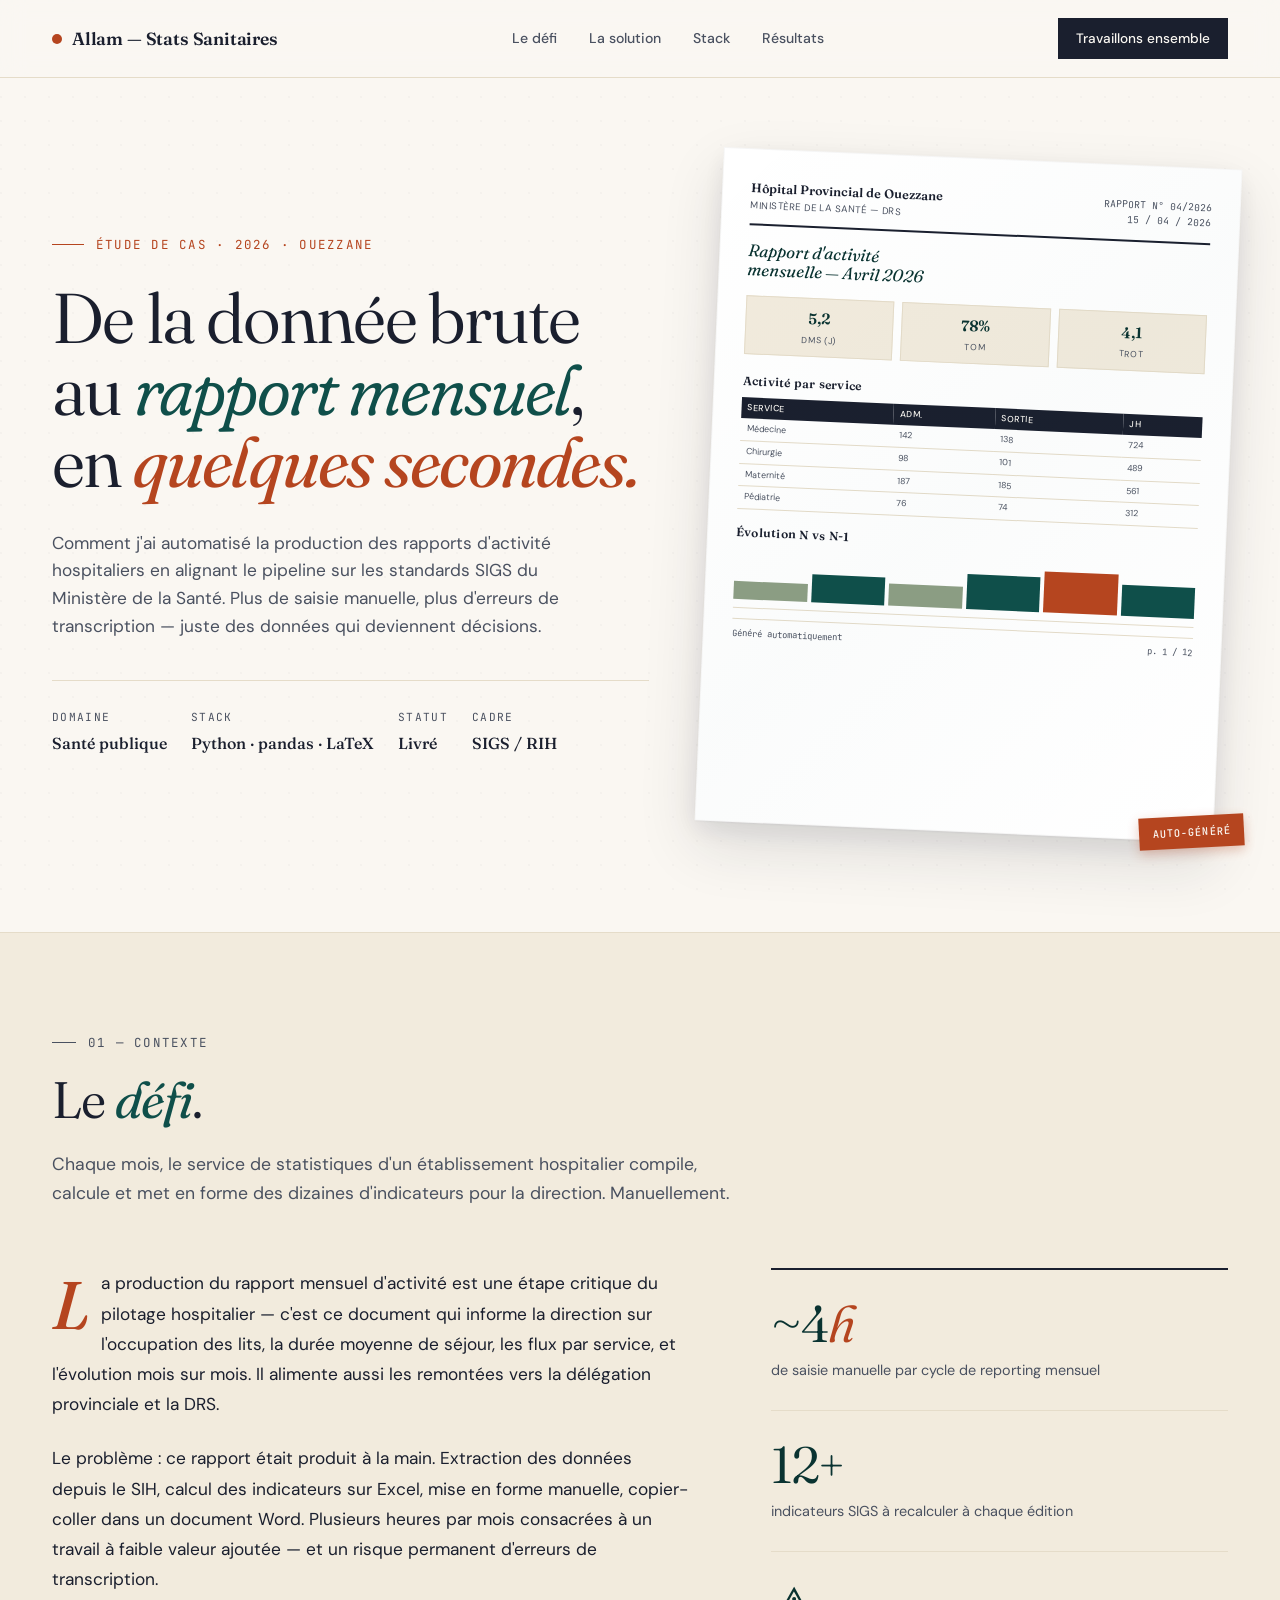
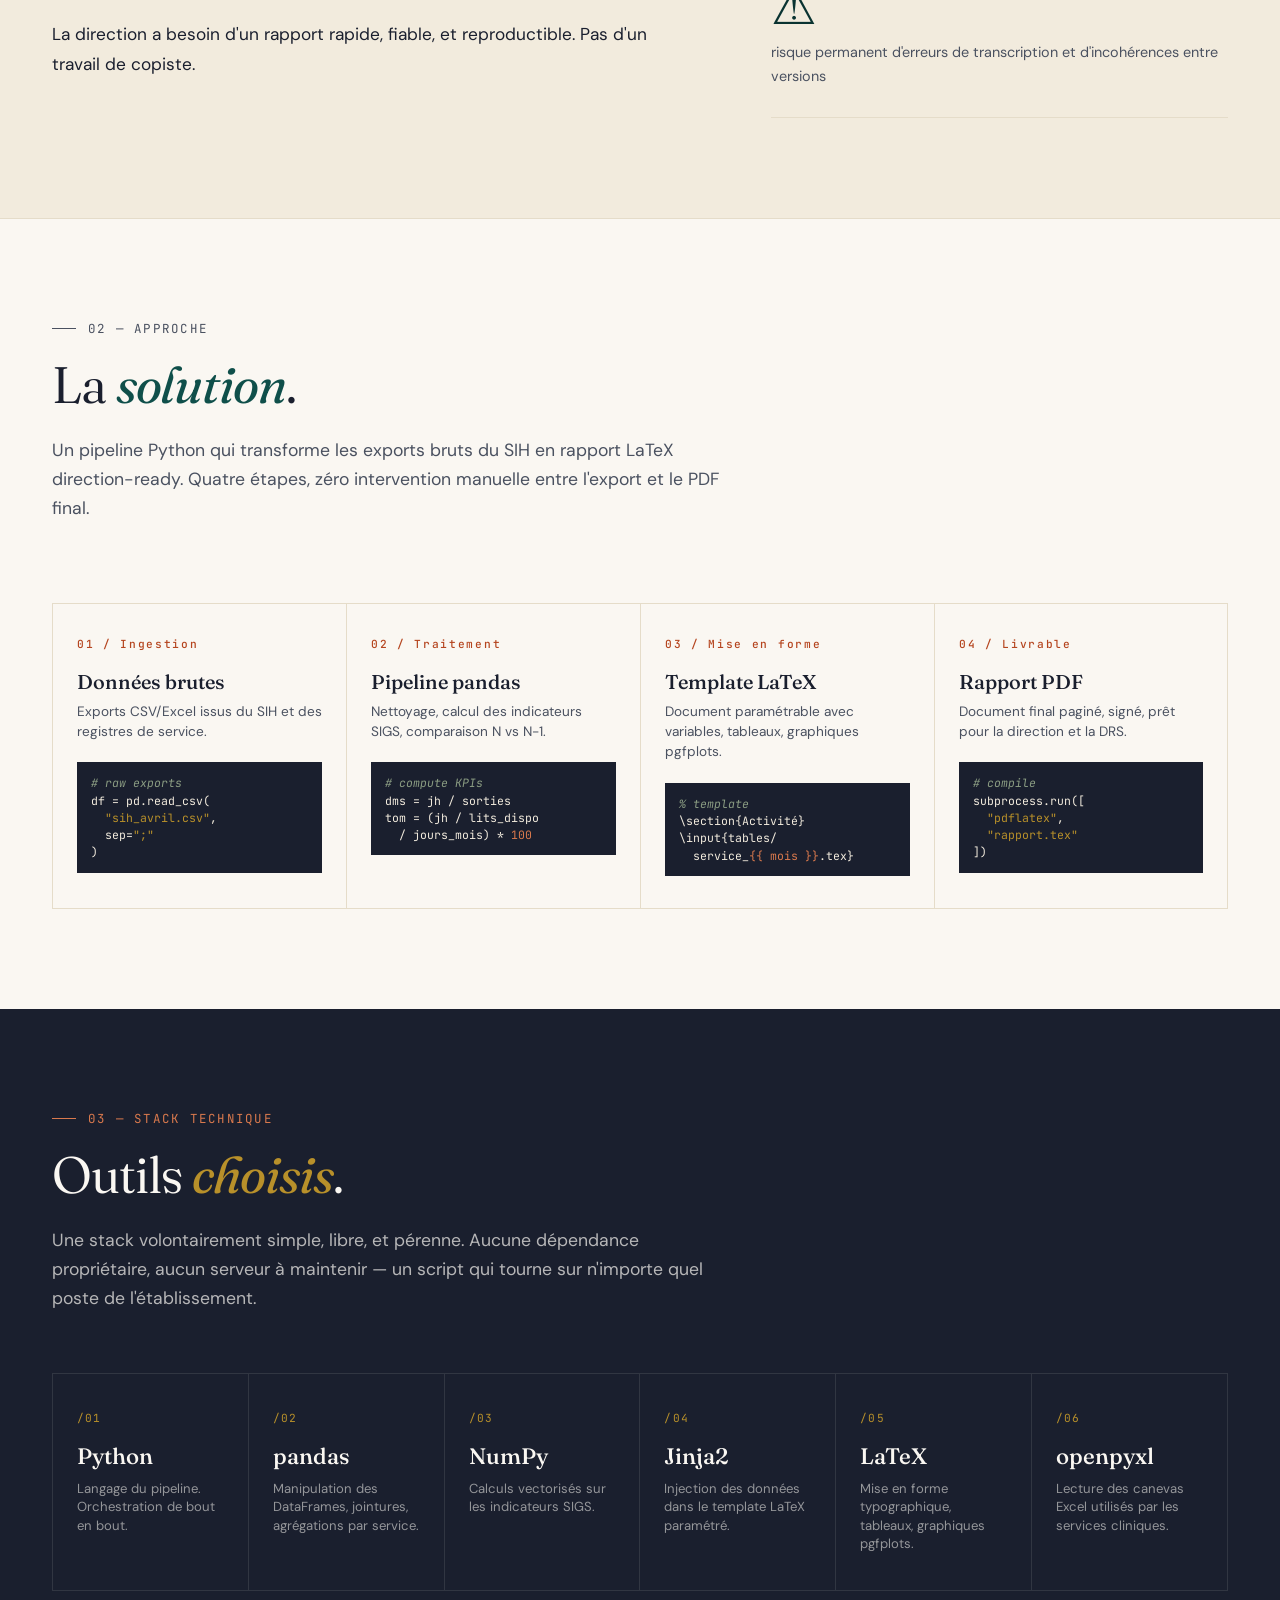
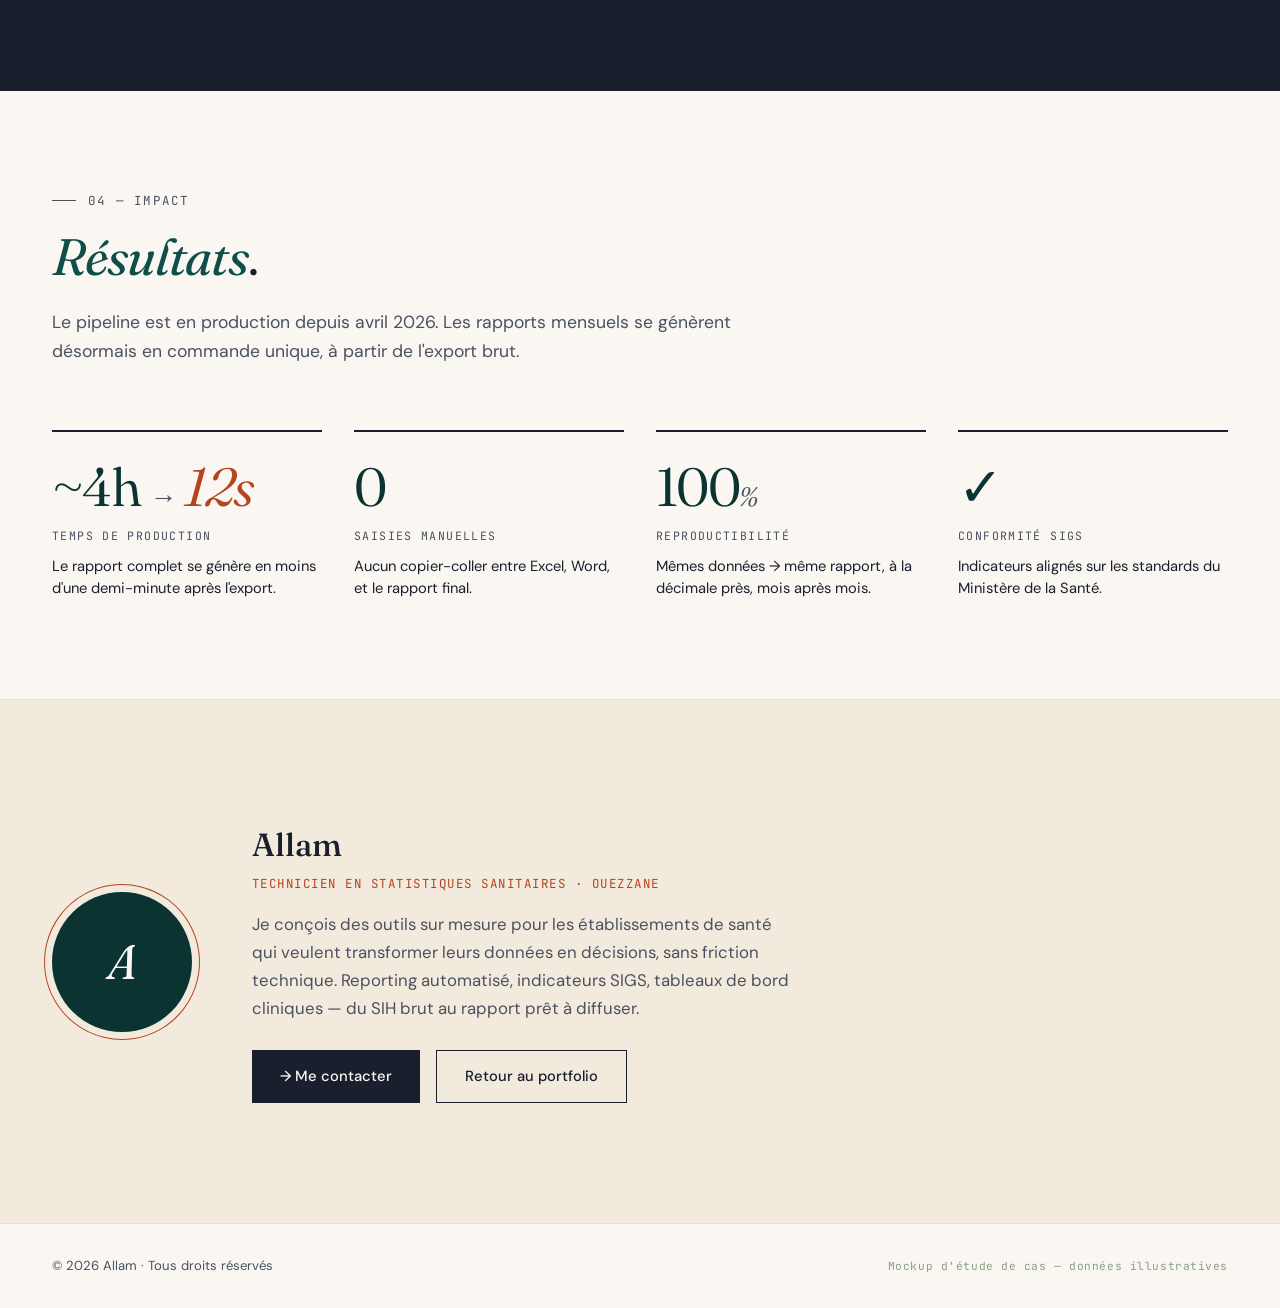
<file: reporting_hospitalier_case_study.html>
<!DOCTYPE html>
<html lang="fr">
<head>
<meta charset="UTF-8">
<meta name="viewport" content="width=device-width, initial-scale=1.0">
<title>Reporting Hospitalier Mensuel Automatisé — Étude de cas</title>
<link rel="preconnect" href="https://fonts.googleapis.com">
<link rel="preconnect" href="https://fonts.gstatic.com" crossorigin>
<link href="https://fonts.googleapis.com/css2?family=Fraunces:ital,opsz,wght@0,9..144,300..900;1,9..144,300..900&family=DM+Sans:opsz,wght@9..40,400..700&family=JetBrains+Mono:wght@400;500&display=swap" rel="stylesheet">
<style>
:root {
  --paper: #FAF7F2;
  --cream: #F2EBDD;
  --rule: #E5DCC9;
  --ink: #1A1F2E;
  --ink-soft: #4A5160;
  --teal: #0F4F4A;
  --teal-deep: #0A3331;
  --teal-glow: rgba(15, 79, 74, 0.08);
  --rust: #B5451F;
  --rust-soft: #D9794D;
  --sage: #8B9D83;
  --gold: #B8902A;
  --display: 'Fraunces', 'Times New Roman', serif;
  --body: 'DM Sans', system-ui, sans-serif;
  --mono: 'JetBrains Mono', 'Courier New', monospace;
}
* { box-sizing: border-box; margin: 0; padding: 0; }
html { scroll-behavior: smooth; }
body {
  font-family: var(--body);
  background: var(--paper);
  color: var(--ink);
  line-height: 1.55;
  font-size: 16px;
  -webkit-font-smoothing: antialiased;
  text-rendering: optimizeLegibility;
  overflow-x: hidden;
}
body::before {
  content: '';
  position: fixed;
  inset: 0;
  background-image: radial-gradient(circle at 1px 1px, rgba(26, 31, 46, 0.025) 1px, transparent 0);
  background-size: 24px 24px;
  pointer-events: none;
  z-index: 0;
}
.container {
  max-width: 1240px;
  margin: 0 auto;
  padding: 0 32px;
  position: relative;
  z-index: 1;
}

/* ============ HEADER ============ */
header.nav {
  position: sticky;
  top: 0;
  background: rgba(250, 247, 242, 0.85);
  backdrop-filter: blur(12px);
  -webkit-backdrop-filter: blur(12px);
  border-bottom: 1px solid var(--rule);
  z-index: 100;
}
.nav-inner {
  display: flex;
  align-items: center;
  justify-content: space-between;
  padding: 18px 0;
}
.mark {
  font-family: var(--display);
  font-weight: 600;
  font-size: 1.1rem;
  letter-spacing: -0.01em;
  display: flex;
  align-items: center;
  gap: 10px;
}
.mark-dot {
  width: 10px;
  height: 10px;
  background: var(--rust);
  border-radius: 50%;
  display: inline-block;
}
.nav-links {
  display: flex;
  gap: 32px;
  list-style: none;
}
.nav-links a {
  color: var(--ink-soft);
  text-decoration: none;
  font-size: 0.88rem;
  font-weight: 500;
  transition: color 0.2s;
}
.nav-links a:hover { color: var(--teal); }
.cta-button {
  background: var(--ink);
  color: var(--paper);
  border: none;
  padding: 10px 18px;
  font-family: var(--body);
  font-size: 0.85rem;
  font-weight: 500;
  border-radius: 0;
  text-decoration: none;
  transition: background 0.2s;
  cursor: pointer;
}
.cta-button:hover { background: var(--teal); }
@media (max-width: 800px) {
  .nav-links { display: none; }
}

/* ============ HERO ============ */
.hero {
  padding: 80px 0 100px;
  position: relative;
}
.hero-grid {
  display: grid;
  grid-template-columns: 1.15fr 1fr;
  gap: 60px;
  align-items: center;
}
.tag-line {
  font-family: var(--mono);
  font-size: 0.78rem;
  letter-spacing: 0.18em;
  text-transform: uppercase;
  color: var(--rust);
  margin-bottom: 28px;
  display: flex;
  align-items: center;
  gap: 12px;
}
.tag-line::before {
  content: '';
  width: 32px;
  height: 1px;
  background: var(--rust);
  display: inline-block;
}
.hero h1 {
  font-family: var(--display);
  font-weight: 350;
  font-size: clamp(2.4rem, 5.5vw, 4.6rem);
  line-height: 1.02;
  letter-spacing: -0.025em;
  color: var(--ink);
  margin-bottom: 32px;
}
.hero h1 em {
  font-style: italic;
  font-weight: 350;
  color: var(--teal);
  font-variation-settings: "SOFT" 100;
}
.hero h1 .accent {
  color: var(--rust);
  font-style: italic;
  font-weight: 400;
}
.hero-sub {
  font-size: 1.08rem;
  color: var(--ink-soft);
  max-width: 520px;
  margin-bottom: 40px;
  line-height: 1.6;
}
.hero-meta {
  display: flex;
  flex-wrap: wrap;
  gap: 24px;
  padding-top: 28px;
  border-top: 1px solid var(--rule);
}
.meta-item {
  display: flex;
  flex-direction: column;
  gap: 4px;
}
.meta-label {
  font-family: var(--mono);
  font-size: 0.7rem;
  letter-spacing: 0.12em;
  text-transform: uppercase;
  color: var(--ink-soft);
}
.meta-value {
  font-family: var(--display);
  font-size: 1rem;
  font-weight: 500;
  color: var(--ink);
}

/* PDF Mockup in Hero */
.pdf-mockup-wrap {
  position: relative;
  perspective: 2000px;
}
.pdf-mockup {
  background: white;
  aspect-ratio: 0.77;
  box-shadow: 
    0 1px 2px rgba(26, 31, 46, 0.04),
    0 8px 24px rgba(26, 31, 46, 0.08),
    0 24px 60px rgba(26, 31, 46, 0.12);
  transform: rotate(2.5deg);
  padding: 32px 28px;
  font-size: 0.7rem;
  position: relative;
  border: 1px solid rgba(0,0,0,0.04);
  transition: transform 0.4s ease;
}
.pdf-mockup:hover {
  transform: rotate(0deg) translateY(-4px);
}
.pdf-mockup::before {
  content: '';
  position: absolute;
  inset: 0;
  background: linear-gradient(135deg, transparent 0%, rgba(15, 79, 74, 0.02) 50%, transparent 100%);
  pointer-events: none;
}
.pdf-header {
  border-bottom: 2px solid var(--ink);
  padding-bottom: 12px;
  margin-bottom: 16px;
  display: flex;
  justify-content: space-between;
  align-items: flex-start;
}
.pdf-hosp {
  font-family: var(--display);
  font-weight: 600;
  font-size: 0.78rem;
  color: var(--ink);
  line-height: 1.2;
}
.pdf-hosp small {
  display: block;
  font-family: var(--body);
  font-weight: 400;
  font-size: 0.6rem;
  color: var(--ink-soft);
  margin-top: 3px;
  letter-spacing: 0.05em;
}
.pdf-month {
  font-family: var(--mono);
  font-size: 0.6rem;
  text-align: right;
  color: var(--ink-soft);
}
.pdf-title {
  font-family: var(--display);
  font-size: 1.05rem;
  font-weight: 400;
  font-style: italic;
  color: var(--teal-deep);
  margin-bottom: 16px;
  line-height: 1.15;
}
.pdf-kpis {
  display: grid;
  grid-template-columns: repeat(3, 1fr);
  gap: 8px;
  margin-bottom: 18px;
}
.pdf-kpi {
  border: 1px solid var(--rule);
  padding: 8px 6px;
  text-align: center;
  background: var(--cream);
}
.pdf-kpi-val {
  font-family: var(--display);
  font-weight: 600;
  font-size: 0.95rem;
  color: var(--teal-deep);
  display: block;
}
.pdf-kpi-lab {
  font-size: 0.55rem;
  text-transform: uppercase;
  letter-spacing: 0.08em;
  color: var(--ink-soft);
  margin-top: 2px;
}
.pdf-section-title {
  font-family: var(--display);
  font-size: 0.75rem;
  font-weight: 600;
  margin-bottom: 6px;
  color: var(--ink);
  letter-spacing: 0.02em;
}
.pdf-table {
  width: 100%;
  font-size: 0.55rem;
  border-collapse: collapse;
  margin-bottom: 14px;
}
.pdf-table th {
  text-align: left;
  padding: 4px 6px;
  background: var(--ink);
  color: var(--paper);
  font-weight: 500;
  font-size: 0.55rem;
  text-transform: uppercase;
  letter-spacing: 0.05em;
}
.pdf-table td {
  padding: 4px 6px;
  border-bottom: 1px solid var(--rule);
  color: var(--ink-soft);
}
.pdf-chart {
  display: flex;
  align-items: flex-end;
  gap: 4px;
  height: 60px;
  padding: 8px 0;
  border-bottom: 1px solid var(--rule);
  margin-bottom: 10px;
}
.pdf-bar {
  flex: 1;
  background: var(--teal);
  position: relative;
  min-height: 6px;
}
.pdf-bar:nth-child(1) { height: 40%; background: var(--sage); }
.pdf-bar:nth-child(2) { height: 65%; background: var(--teal); }
.pdf-bar:nth-child(3) { height: 50%; background: var(--sage); }
.pdf-bar:nth-child(4) { height: 80%; background: var(--teal); }
.pdf-bar:nth-child(5) { height: 95%; background: var(--rust); }
.pdf-bar:nth-child(6) { height: 70%; background: var(--teal); }
.pdf-footer {
  font-family: var(--mono);
  font-size: 0.55rem;
  color: var(--ink-soft);
  display: flex;
  justify-content: space-between;
  padding-top: 8px;
  border-top: 1px solid var(--rule);
}
.pdf-stamp {
  position: absolute;
  bottom: -16px;
  right: -16px;
  background: var(--rust);
  color: var(--paper);
  padding: 8px 14px;
  font-family: var(--mono);
  font-size: 0.65rem;
  text-transform: uppercase;
  letter-spacing: 0.1em;
  transform: rotate(-3deg);
  font-weight: 500;
  box-shadow: 0 4px 12px rgba(181, 69, 31, 0.3);
}
@media (max-width: 900px) {
  .hero-grid { grid-template-columns: 1fr; gap: 80px; }
  .pdf-mockup-wrap { max-width: 360px; margin: 0 auto; }
}

/* ============ SECTION GENERIC ============ */
section {
  padding: 100px 0;
  position: relative;
}
.section-tag {
  font-family: var(--mono);
  font-size: 0.78rem;
  letter-spacing: 0.18em;
  text-transform: uppercase;
  color: var(--ink-soft);
  margin-bottom: 20px;
  display: flex;
  align-items: center;
  gap: 12px;
}
.section-tag::before {
  content: '';
  width: 24px;
  height: 1px;
  background: var(--ink-soft);
}
.section-h2 {
  font-family: var(--display);
  font-weight: 350;
  font-size: clamp(2rem, 4vw, 3.4rem);
  line-height: 1.05;
  letter-spacing: -0.02em;
  margin-bottom: 24px;
  color: var(--ink);
}
.section-h2 em {
  font-style: italic;
  color: var(--teal);
  font-weight: 400;
}
.section-lead {
  font-size: 1.1rem;
  color: var(--ink-soft);
  max-width: 680px;
  line-height: 1.65;
}

/* ============ DEFI ============ */
.defi {
  background: var(--cream);
  border-top: 1px solid var(--rule);
  border-bottom: 1px solid var(--rule);
}
.defi-grid {
  display: grid;
  grid-template-columns: 1.4fr 1fr;
  gap: 80px;
  margin-top: 60px;
  align-items: start;
}
.defi-prose p {
  font-size: 1.08rem;
  line-height: 1.75;
  color: var(--ink);
  margin-bottom: 24px;
}
.defi-prose p:first-child::first-letter {
  font-family: var(--display);
  font-size: 4.2rem;
  font-weight: 500;
  float: left;
  line-height: 0.85;
  margin: 8px 12px 0 0;
  color: var(--rust);
  font-style: italic;
}
.stats-stack {
  display: flex;
  flex-direction: column;
  gap: 0;
  border-top: 2px solid var(--ink);
}
.stat-row {
  padding: 28px 0;
  border-bottom: 1px solid var(--rule);
}
.stat-num {
  font-family: var(--display);
  font-weight: 350;
  font-size: clamp(2.4rem, 4vw, 3.6rem);
  line-height: 1;
  letter-spacing: -0.03em;
  color: var(--teal-deep);
  display: block;
  margin-bottom: 8px;
}
.stat-num em {
  font-style: italic;
  color: var(--rust);
}
.stat-desc {
  font-size: 0.9rem;
  color: var(--ink-soft);
  line-height: 1.5;
}
@media (max-width: 800px) {
  .defi-grid { grid-template-columns: 1fr; gap: 50px; }
}

/* ============ SOLUTION / PIPELINE ============ */
.pipeline {
  margin-top: 80px;
  display: grid;
  grid-template-columns: repeat(4, 1fr);
  gap: 0;
  position: relative;
}
.stage {
  padding: 32px 24px;
  border: 1px solid var(--rule);
  background: var(--paper);
  position: relative;
  transition: all 0.3s ease;
}
.stage:not(:last-child) {
  border-right: none;
}
.stage:hover {
  background: var(--cream);
  z-index: 2;
}
.stage-num {
  font-family: var(--mono);
  font-size: 0.7rem;
  letter-spacing: 0.15em;
  color: var(--rust);
  margin-bottom: 16px;
  font-weight: 500;
}
.stage-title {
  font-family: var(--display);
  font-size: 1.25rem;
  font-weight: 500;
  margin-bottom: 8px;
  color: var(--ink);
  line-height: 1.2;
}
.stage-desc {
  font-size: 0.85rem;
  color: var(--ink-soft);
  margin-bottom: 20px;
  line-height: 1.5;
}
.stage-snippet {
  font-family: var(--mono);
  font-size: 0.72rem;
  background: var(--ink);
  color: var(--cream);
  padding: 12px 14px;
  line-height: 1.5;
  white-space: pre;
  overflow-x: auto;
}
.stage-snippet .com { color: var(--sage); font-style: italic; }
.stage-snippet .kw { color: var(--rust-soft); }
.stage-snippet .str { color: var(--gold); }
.arrow-flow {
  position: absolute;
  top: 50%;
  height: 1px;
  background: var(--ink);
  z-index: 1;
}
@media (max-width: 1000px) {
  .pipeline { grid-template-columns: repeat(2, 1fr); }
  .stage { border: 1px solid var(--rule); }
  .stage:not(:last-child) { border-right: 1px solid var(--rule); }
  .stage:nth-child(odd) { border-right: none; }
  .stage:nth-child(-n+2) { border-bottom: none; }
}
@media (max-width: 600px) {
  .pipeline { grid-template-columns: 1fr; }
  .stage { border: 1px solid var(--rule) !important; }
  .stage:not(:last-child) { border-bottom: none !important; }
}

/* ============ STACK ============ */
.stack-section {
  background: var(--ink);
  color: var(--paper);
}
.stack-section .section-tag {
  color: var(--rust-soft);
}
.stack-section .section-tag::before {
  background: var(--rust-soft);
}
.stack-section .section-h2 {
  color: var(--paper);
}
.stack-section .section-h2 em {
  color: var(--gold);
}
.stack-section .section-lead {
  color: rgba(250, 247, 242, 0.7);
}
.stack-grid {
  display: grid;
  grid-template-columns: repeat(auto-fit, minmax(180px, 1fr));
  gap: 0;
  margin-top: 60px;
  border-top: 1px solid rgba(250, 247, 242, 0.1);
  border-left: 1px solid rgba(250, 247, 242, 0.1);
}
.tech {
  padding: 36px 24px;
  border-right: 1px solid rgba(250, 247, 242, 0.1);
  border-bottom: 1px solid rgba(250, 247, 242, 0.1);
  transition: background 0.3s;
  cursor: default;
}
.tech:hover {
  background: rgba(184, 144, 42, 0.08);
}
.tech-icon {
  font-family: var(--mono);
  font-size: 0.7rem;
  color: var(--gold);
  margin-bottom: 12px;
  letter-spacing: 0.1em;
}
.tech-name {
  font-family: var(--display);
  font-size: 1.4rem;
  font-weight: 500;
  margin-bottom: 6px;
  color: var(--paper);
}
.tech-role {
  font-size: 0.82rem;
  color: rgba(250, 247, 242, 0.55);
  line-height: 1.4;
}

/* ============ RESULTATS ============ */
.results-grid {
  display: grid;
  grid-template-columns: repeat(4, 1fr);
  gap: 32px;
  margin-top: 64px;
}
.result-card {
  border-top: 2px solid var(--ink);
  padding-top: 28px;
}
.result-num {
  font-family: var(--display);
  font-weight: 350;
  font-size: clamp(2.6rem, 4.2vw, 3.8rem);
  line-height: 1;
  letter-spacing: -0.03em;
  color: var(--teal-deep);
  margin-bottom: 14px;
}
.result-num .small {
  font-size: 0.5em;
  color: var(--ink-soft);
  font-style: italic;
}
.result-num em {
  color: var(--rust);
  font-style: italic;
}
.result-label {
  font-family: var(--mono);
  font-size: 0.72rem;
  letter-spacing: 0.12em;
  text-transform: uppercase;
  color: var(--ink-soft);
  margin-bottom: 10px;
}
.result-desc {
  font-size: 0.92rem;
  color: var(--ink);
  line-height: 1.5;
}
@media (max-width: 900px) {
  .results-grid { grid-template-columns: repeat(2, 1fr); gap: 40px; }
}
@media (max-width: 500px) {
  .results-grid { grid-template-columns: 1fr; }
}

/* ============ ABOUT / CTA ============ */
.about {
  background: var(--cream);
  border-top: 1px solid var(--rule);
  padding: 120px 0;
}
.about-grid {
  display: grid;
  grid-template-columns: auto 1fr;
  gap: 60px;
  align-items: center;
  max-width: 920px;
}
.about-portrait {
  width: 140px;
  height: 140px;
  background: var(--teal-deep);
  color: var(--paper);
  border-radius: 50%;
  display: flex;
  align-items: center;
  justify-content: center;
  font-family: var(--display);
  font-size: 3rem;
  font-weight: 400;
  font-style: italic;
  position: relative;
}
.about-portrait::after {
  content: '';
  position: absolute;
  inset: -8px;
  border: 1px solid var(--rust);
  border-radius: 50%;
  transform: rotate(-8deg);
}
.about-name {
  font-family: var(--display);
  font-size: 2rem;
  font-weight: 500;
  margin-bottom: 4px;
  color: var(--ink);
}
.about-role {
  font-family: var(--mono);
  font-size: 0.78rem;
  letter-spacing: 0.12em;
  text-transform: uppercase;
  color: var(--rust);
  margin-bottom: 18px;
}
.about-bio {
  font-size: 1.05rem;
  color: var(--ink-soft);
  line-height: 1.65;
  margin-bottom: 28px;
  max-width: 540px;
}
.cta-row {
  display: flex;
  gap: 16px;
  flex-wrap: wrap;
}
.btn-primary {
  background: var(--ink);
  color: var(--paper);
  padding: 14px 28px;
  text-decoration: none;
  font-size: 0.92rem;
  font-weight: 500;
  transition: all 0.25s;
  display: inline-flex;
  align-items: center;
  gap: 10px;
}
.btn-primary:hover {
  background: var(--teal);
  transform: translateY(-2px);
}
.btn-secondary {
  background: transparent;
  color: var(--ink);
  padding: 14px 28px;
  text-decoration: none;
  font-size: 0.92rem;
  font-weight: 500;
  border: 1px solid var(--ink);
  transition: all 0.25s;
}
.btn-secondary:hover {
  background: var(--ink);
  color: var(--paper);
}
@media (max-width: 700px) {
  .about-grid { grid-template-columns: 1fr; gap: 32px; text-align: left; }
  .about-portrait { margin: 0; }
}

/* ============ FOOTER ============ */
footer {
  background: var(--paper);
  border-top: 1px solid var(--rule);
  padding: 32px 0;
  font-size: 0.82rem;
  color: var(--ink-soft);
}
.footer-inner {
  display: flex;
  justify-content: space-between;
  align-items: center;
  flex-wrap: wrap;
  gap: 16px;
}
.footer-note {
  font-family: var(--mono);
  font-size: 0.7rem;
  letter-spacing: 0.05em;
  color: var(--sage);
}

/* ============ ANIMATIONS ============ */
@keyframes fadeUp {
  from { opacity: 0; transform: translateY(20px); }
  to { opacity: 1; transform: translateY(0); }
}
.hero h1, .hero-sub, .hero-meta, .pdf-mockup-wrap, .tag-line {
  animation: fadeUp 0.8s cubic-bezier(0.2, 0.8, 0.2, 1) backwards;
}
.tag-line { animation-delay: 0.05s; }
.hero h1 { animation-delay: 0.15s; }
.hero-sub { animation-delay: 0.3s; }
.hero-meta { animation-delay: 0.45s; }
.pdf-mockup-wrap { animation-delay: 0.6s; }
</style>
</head>
<body>

<!-- ============ HEADER NAV ============ -->
<header class="nav">
  <div class="container">
    <div class="nav-inner">
      <div class="mark">
        <span class="mark-dot"></span>
        Allam — Stats Sanitaires
      </div>
      <ul class="nav-links">
        <li><a href="#defi">Le défi</a></li>
        <li><a href="#solution">La solution</a></li>
        <li><a href="#stack">Stack</a></li>
        <li><a href="#resultats">Résultats</a></li>
      </ul>
      <a href="#contact" class="cta-button">Travaillons ensemble</a>
    </div>
  </div>
</header>

<!-- ============ HERO ============ -->
<section class="hero">
  <div class="container">
    <div class="hero-grid">
      <div>
        <div class="tag-line">Étude de cas · 2026 · Ouezzane</div>
        <h1>De la donnée brute<br>au <em>rapport mensuel</em>,<br>en <span class="accent">quelques secondes.</span></h1>
        <p class="hero-sub">Comment j'ai automatisé la production des rapports d'activité hospitaliers en alignant le pipeline sur les standards SIGS du Ministère de la Santé. Plus de saisie manuelle, plus d'erreurs de transcription — juste des données qui deviennent décisions.</p>
        <div class="hero-meta">
          <div class="meta-item">
            <span class="meta-label">Domaine</span>
            <span class="meta-value">Santé publique</span>
          </div>
          <div class="meta-item">
            <span class="meta-label">Stack</span>
            <span class="meta-value">Python · pandas · LaTeX</span>
          </div>
          <div class="meta-item">
            <span class="meta-label">Statut</span>
            <span class="meta-value">Livré</span>
          </div>
          <div class="meta-item">
            <span class="meta-label">Cadre</span>
            <span class="meta-value">SIGS / RIH</span>
          </div>
        </div>
      </div>

      <!-- PDF MOCKUP -->
      <div class="pdf-mockup-wrap">
        <div class="pdf-mockup">
          <div class="pdf-header">
            <div class="pdf-hosp">
              Hôpital Provincial de Ouezzane
              <small>MINISTÈRE DE LA SANTÉ — DRS</small>
            </div>
            <div class="pdf-month">RAPPORT N° 04/2026<br>15 / 04 / 2026</div>
          </div>
          <div class="pdf-title">Rapport d'activité<br>mensuelle — Avril 2026</div>
          <div class="pdf-kpis">
            <div class="pdf-kpi">
              <span class="pdf-kpi-val">5,2</span>
              <span class="pdf-kpi-lab">DMS (j)</span>
            </div>
            <div class="pdf-kpi">
              <span class="pdf-kpi-val">78%</span>
              <span class="pdf-kpi-lab">TOM</span>
            </div>
            <div class="pdf-kpi">
              <span class="pdf-kpi-val">4,1</span>
              <span class="pdf-kpi-lab">TROT</span>
            </div>
          </div>
          <div class="pdf-section-title">Activité par service</div>
          <table class="pdf-table">
            <thead>
              <tr><th>Service</th><th>Adm.</th><th>Sortie</th><th>JH</th></tr>
            </thead>
            <tbody>
              <tr><td>Médecine</td><td>142</td><td>138</td><td>724</td></tr>
              <tr><td>Chirurgie</td><td>98</td><td>101</td><td>489</td></tr>
              <tr><td>Maternité</td><td>187</td><td>185</td><td>561</td></tr>
              <tr><td>Pédiatrie</td><td>76</td><td>74</td><td>312</td></tr>
            </tbody>
          </table>
          <div class="pdf-section-title">Évolution N vs N-1</div>
          <div class="pdf-chart">
            <div class="pdf-bar"></div>
            <div class="pdf-bar"></div>
            <div class="pdf-bar"></div>
            <div class="pdf-bar"></div>
            <div class="pdf-bar"></div>
            <div class="pdf-bar"></div>
          </div>
          <div class="pdf-footer">
            <span>Généré automatiquement</span>
            <span>p. 1 / 12</span>
          </div>
        </div>
        <div class="pdf-stamp">Auto-généré</div>
      </div>
    </div>
  </div>
</section>

<!-- ============ LE DEFI ============ -->
<section class="defi" id="defi">
  <div class="container">
    <div class="section-tag">01 — Contexte</div>
    <h2 class="section-h2">Le <em>défi</em>.</h2>
    <p class="section-lead">Chaque mois, le service de statistiques d'un établissement hospitalier compile, calcule et met en forme des dizaines d'indicateurs pour la direction. Manuellement.</p>

    <div class="defi-grid">
      <div class="defi-prose">
        <p>La production du rapport mensuel d'activité est une étape critique du pilotage hospitalier — c'est ce document qui informe la direction sur l'occupation des lits, la durée moyenne de séjour, les flux par service, et l'évolution mois sur mois. Il alimente aussi les remontées vers la délégation provinciale et la DRS.</p>
        <p>Le problème : ce rapport était produit à la main. Extraction des données depuis le SIH, calcul des indicateurs sur Excel, mise en forme manuelle, copier-coller dans un document Word. Plusieurs heures par mois consacrées à un travail à faible valeur ajoutée — et un risque permanent d'erreurs de transcription.</p>
        <p>La direction a besoin d'un rapport rapide, fiable, et reproductible. Pas d'un travail de copiste.</p>
      </div>
      <div class="stats-stack">
        <div class="stat-row">
          <span class="stat-num">~4<em>h</em></span>
          <span class="stat-desc">de saisie manuelle par cycle de reporting mensuel</span>
        </div>
        <div class="stat-row">
          <span class="stat-num">12+</span>
          <span class="stat-desc">indicateurs SIGS à recalculer à chaque édition</span>
        </div>
        <div class="stat-row">
          <span class="stat-num">⚠</span>
          <span class="stat-desc">risque permanent d'erreurs de transcription et d'incohérences entre versions</span>
        </div>
      </div>
    </div>
  </div>
</section>

<!-- ============ LA SOLUTION ============ -->
<section id="solution">
  <div class="container">
    <div class="section-tag">02 — Approche</div>
    <h2 class="section-h2">La <em>solution</em>.</h2>
    <p class="section-lead">Un pipeline Python qui transforme les exports bruts du SIH en rapport LaTeX direction-ready. Quatre étapes, zéro intervention manuelle entre l'export et le PDF final.</p>

    <div class="pipeline">
      <div class="stage">
        <div class="stage-num">01 / Ingestion</div>
        <div class="stage-title">Données brutes</div>
        <div class="stage-desc">Exports CSV/Excel issus du SIH et des registres de service.</div>
        <div class="stage-snippet"><span class="com"># raw exports</span>
df = pd.read_csv(
  <span class="str">"sih_avril.csv"</span>,
  sep=<span class="str">";"</span>
)</div>
      </div>
      <div class="stage">
        <div class="stage-num">02 / Traitement</div>
        <div class="stage-title">Pipeline pandas</div>
        <div class="stage-desc">Nettoyage, calcul des indicateurs SIGS, comparaison N vs N-1.</div>
        <div class="stage-snippet"><span class="com"># compute KPIs</span>
dms = jh / sorties
tom = (jh / lits_dispo
  / jours_mois) * <span class="kw">100</span></div>
      </div>
      <div class="stage">
        <div class="stage-num">03 / Mise en forme</div>
        <div class="stage-title">Template LaTeX</div>
        <div class="stage-desc">Document paramétrable avec variables, tableaux, graphiques pgfplots.</div>
        <div class="stage-snippet"><span class="com">% template</span>
\section{Activité}
\input{tables/
  service_<span class="kw">{{ mois }}</span>.tex}</div>
      </div>
      <div class="stage">
        <div class="stage-num">04 / Livrable</div>
        <div class="stage-title">Rapport PDF</div>
        <div class="stage-desc">Document final paginé, signé, prêt pour la direction et la DRS.</div>
        <div class="stage-snippet"><span class="com"># compile</span>
subprocess.run([
  <span class="str">"pdflatex"</span>,
  <span class="str">"rapport.tex"</span>
])</div>
      </div>
    </div>
  </div>
</section>

<!-- ============ STACK TECHNIQUE ============ -->
<section class="stack-section" id="stack">
  <div class="container">
    <div class="section-tag">03 — Stack technique</div>
    <h2 class="section-h2">Outils <em>choisis</em>.</h2>
    <p class="section-lead">Une stack volontairement simple, libre, et pérenne. Aucune dépendance propriétaire, aucun serveur à maintenir — un script qui tourne sur n'importe quel poste de l'établissement.</p>

    <div class="stack-grid">
      <div class="tech">
        <div class="tech-icon">/01</div>
        <div class="tech-name">Python</div>
        <div class="tech-role">Langage du pipeline. Orchestration de bout en bout.</div>
      </div>
      <div class="tech">
        <div class="tech-icon">/02</div>
        <div class="tech-name">pandas</div>
        <div class="tech-role">Manipulation des DataFrames, jointures, agrégations par service.</div>
      </div>
      <div class="tech">
        <div class="tech-icon">/03</div>
        <div class="tech-name">NumPy</div>
        <div class="tech-role">Calculs vectorisés sur les indicateurs SIGS.</div>
      </div>
      <div class="tech">
        <div class="tech-icon">/04</div>
        <div class="tech-name">Jinja2</div>
        <div class="tech-role">Injection des données dans le template LaTeX paramétré.</div>
      </div>
      <div class="tech">
        <div class="tech-icon">/05</div>
        <div class="tech-name">LaTeX</div>
        <div class="tech-role">Mise en forme typographique, tableaux, graphiques pgfplots.</div>
      </div>
      <div class="tech">
        <div class="tech-icon">/06</div>
        <div class="tech-name">openpyxl</div>
        <div class="tech-role">Lecture des canevas Excel utilisés par les services cliniques.</div>
      </div>
    </div>
  </div>
</section>

<!-- ============ RESULTATS ============ -->
<section id="resultats">
  <div class="container">
    <div class="section-tag">04 — Impact</div>
    <h2 class="section-h2"><em>Résultats</em>.</h2>
    <p class="section-lead">Le pipeline est en production depuis avril 2026. Les rapports mensuels se génèrent désormais en commande unique, à partir de l'export brut.</p>

    <div class="results-grid">
      <div class="result-card">
        <div class="result-num">~4h <span class="small">→</span> <em>12s</em></div>
        <div class="result-label">Temps de production</div>
        <div class="result-desc">Le rapport complet se génère en moins d'une demi-minute après l'export.</div>
      </div>
      <div class="result-card">
        <div class="result-num">0</div>
        <div class="result-label">Saisies manuelles</div>
        <div class="result-desc">Aucun copier-coller entre Excel, Word, et le rapport final.</div>
      </div>
      <div class="result-card">
        <div class="result-num">100<span class="small">%</span></div>
        <div class="result-label">Reproductibilité</div>
        <div class="result-desc">Mêmes données → même rapport, à la décimale près, mois après mois.</div>
      </div>
      <div class="result-card">
        <div class="result-num">✓</div>
        <div class="result-label">Conformité SIGS</div>
        <div class="result-desc">Indicateurs alignés sur les standards du Ministère de la Santé.</div>
      </div>
    </div>
  </div>
</section>

<!-- ============ ABOUT / CTA ============ -->
<section class="about" id="contact">
  <div class="container">
    <div class="about-grid">
      <div class="about-portrait">A</div>
      <div>
        <div class="about-name">Allam</div>
        <div class="about-role">Technicien en statistiques sanitaires · Ouezzane</div>
        <p class="about-bio">Je conçois des outils sur mesure pour les établissements de santé qui veulent transformer leurs données en décisions, sans friction technique. Reporting automatisé, indicateurs SIGS, tableaux de bord cliniques — du SIH brut au rapport prêt à diffuser.</p>
        <div class="cta-row">
          <a href="mailto:allammohamedamin34@gmail.com" class="btn-primary">→ Me contacter</a>
          <a href="index.html" class="btn-secondary">Retour au portfolio</a>
        </div>
      </div>
    </div>
  </div>
</section>

<!-- ============ FOOTER ============ -->
<footer>
  <div class="container">
    <div class="footer-inner">
      <div>© 2026 Allam · Tous droits réservés</div>
      <div class="footer-note">Mockup d'étude de cas — données illustratives</div>
    </div>
  </div>
</footer>

</body>
</html>
</file>
